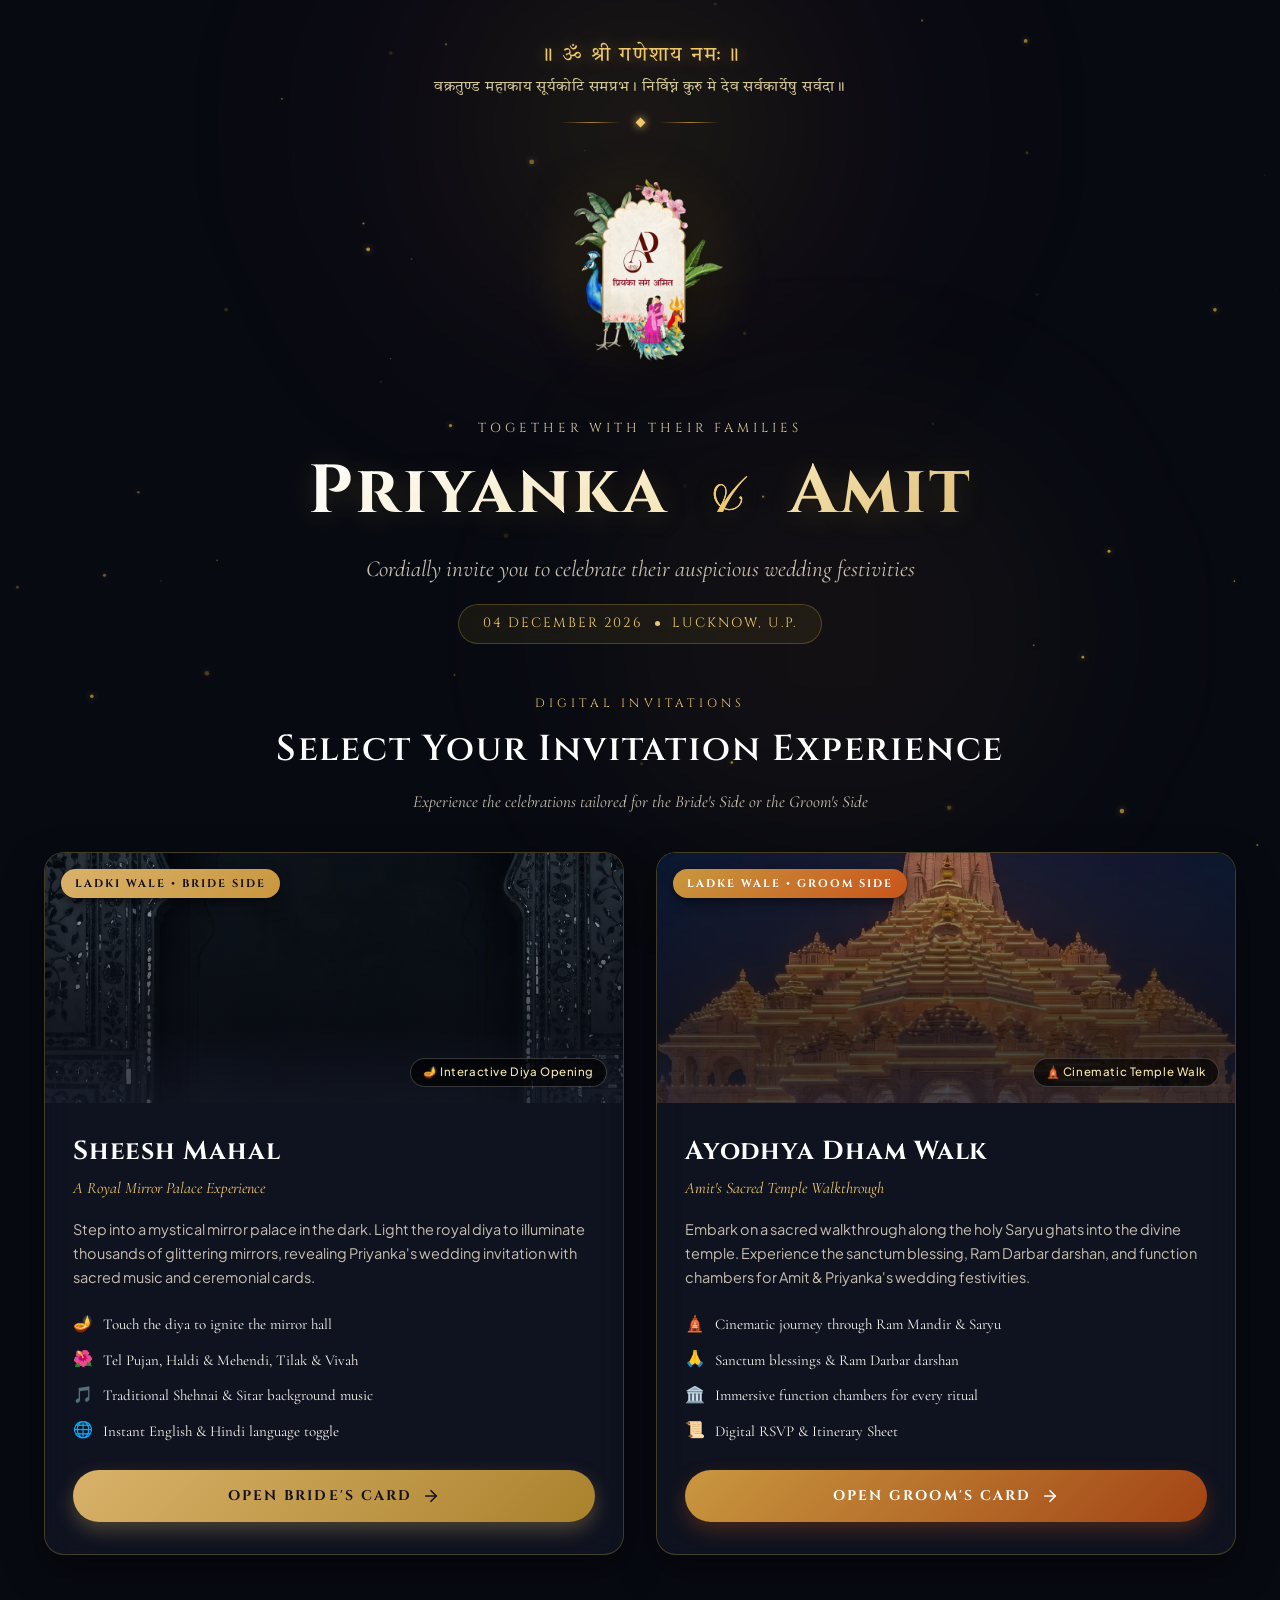
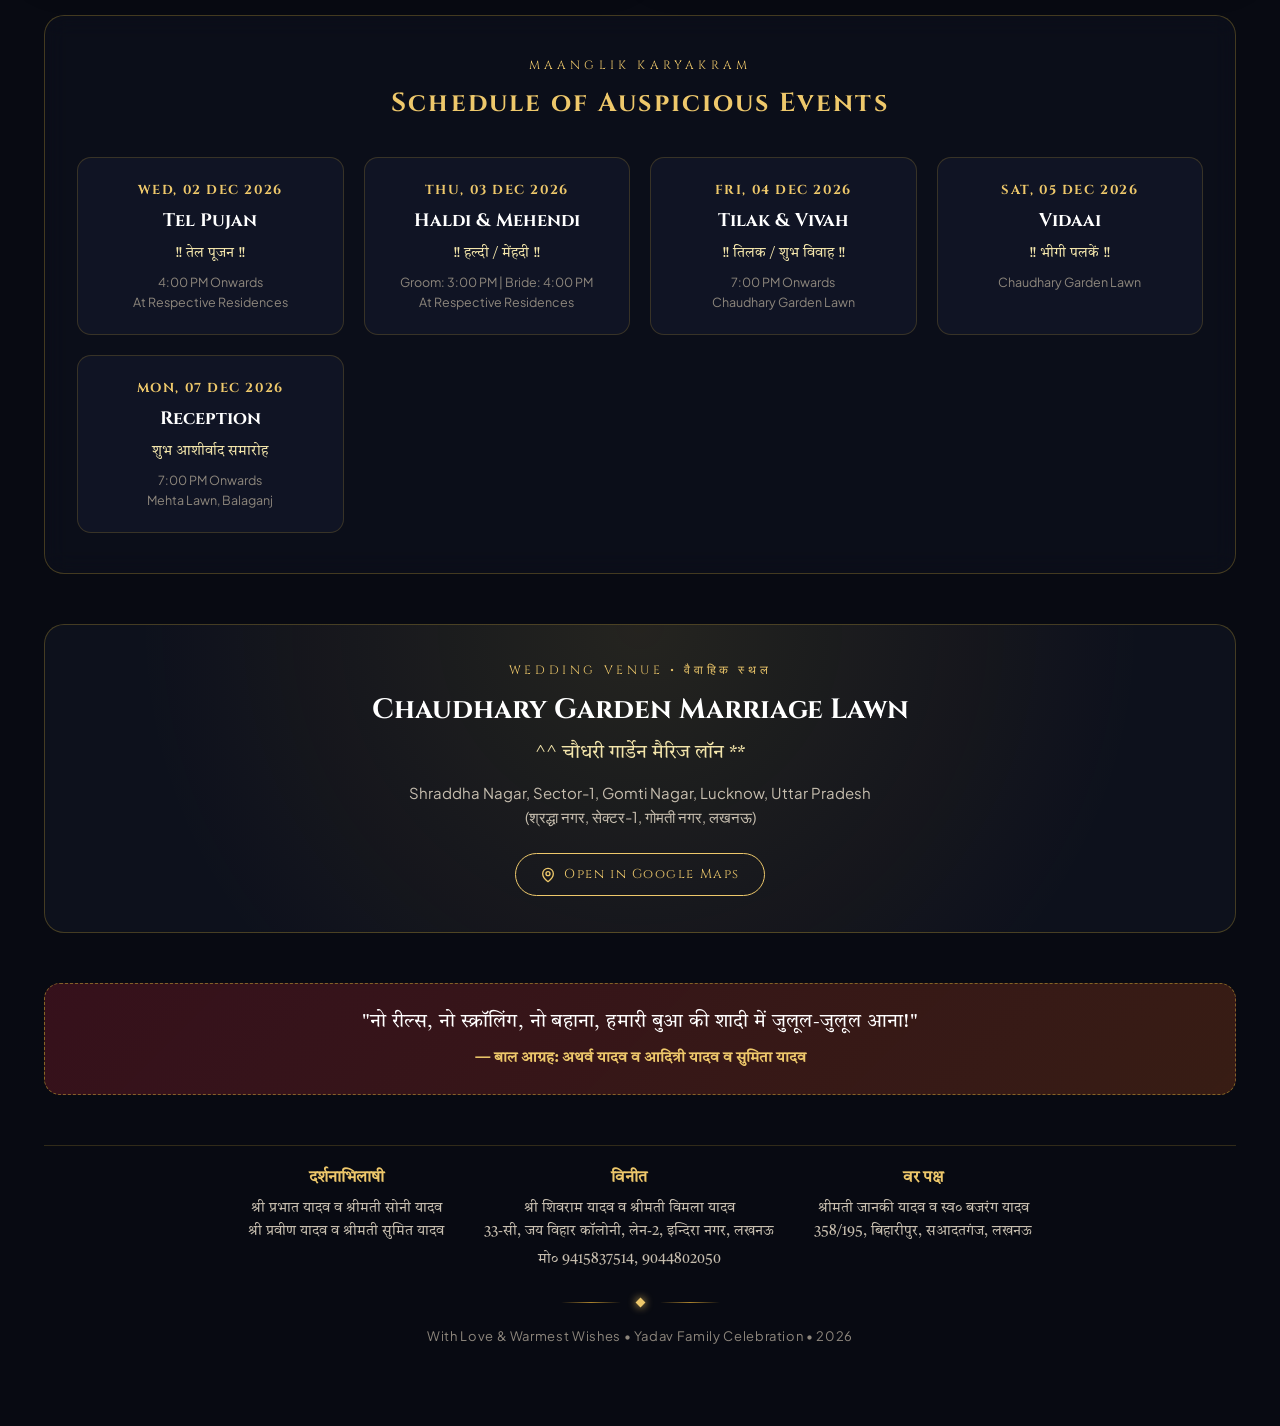
<file: index.html>
<!doctype html>
<html lang="en">
<head>
<meta charset="utf-8">
<meta name="viewport" content="width=device-width, initial-scale=1, viewport-fit=cover">
<meta name="theme-color" content="#0B0E17">
<title>Priyanka &amp; Amit — Royal Wedding Invitation | 04 December 2026</title>
<meta name="description" content="Wedding celebration invitation of Priyanka Yadav and Amit Yadav. Explore the Bride's Sheesh Mahal card and Groom's Ayodhya Dham card.">

<!-- Favicon -->
<link rel="icon" type="image/png" href="assets/images/logo-500.png">

<!-- Google Fonts -->
<link rel="preconnect" href="https://fonts.googleapis.com">
<link rel="preconnect" href="https://fonts.gstatic.com" crossorigin>
<link href="https://fonts.googleapis.com/css2?family=Cinzel:wght@400;500;600;700;800&family=Cormorant+Garamond:ital,wght@0,300;0,400;0,500;0,600;0,700;1,400;1,600&family=Pinyon+Script&family=Tiro+Devanagari+Hindi:ital@0;1&family=Plus+Jakarta+Sans:wght@300;400;500;600&display=swap" rel="stylesheet">

<link rel="stylesheet" href="assets/css/portal.css?v=2">
</head>
<body>

<!-- FLOATING STARS CANVAS -->
<canvas id="starsCanvas"></canvas>

<!-- AMBIENT GLOWS -->
<div class="bg-glow-1"></div>
<div class="bg-glow-2"></div>

<div class="page-wrapper">

  <!-- TOP SHLOKA -->
  <header class="top-shloka">
    <div class="om-symbol">॥ ॐ श्री गणेशाय नमः ॥</div>
    <div class="shloka-text">
      वक्रतुण्ड महाकाय सूर्यकोटि समप्रभ। निर्विघ्नं कुरु मे देव सर्वकार्येषु सर्वदा॥
    </div>
    <div class="ornament"><div class="ornament-diamond"></div></div>
  </header>

  <!-- HERO SECTION -->
  <section class="hero-section">
    <div class="logo-container">
      <div class="logo-halo"></div>
      <img src="assets/images/logo.png" alt="Wedding Logo" class="wedding-logo">
    </div>

    <p class="sub-invite-text">Together with their families</p>
    
    <h1 class="couple-names">
      Priyanka <span class="couple-ampersand">&amp;</span> Amit
    </h1>
    
    <p class="wedding-tagline">
      Cordially invite you to celebrate their auspicious wedding festivities
    </p>

    <div class="date-location-badge">
      <span>04 DECEMBER 2026</span>
      <span class="dot-sep"></span>
      <span>LUCKNOW, U.P.</span>
    </div>
  </section>

  <!-- CARDS SECTION HEADER -->
  <div class="cards-section-header">
    <div class="section-kicker">Digital Invitations</div>
    <h2 class="section-title">Select Your Invitation Experience</h2>
    <p class="section-subtitle">Experience the celebrations tailored for the Bride's Side or the Groom's Side</p>
  </div>

  <!-- THE TWO INTERACTIVE CARDS -->
  <div class="cards-grid">

    <!-- CARD 1: BRIDE SIDE (SHEESH MAHAL) -->
    <div class="invite-card">
      <div class="card-preview-media">
        <span class="side-badge bride-badge">Ladki Wale • Bride Side</span>
        <span class="experience-tag">🪔 Interactive Diya Opening</span>
        <img src="assets/themes/sheesh-mahal/closed.webp" alt="Sheesh Mahal Mirror Palace" class="card-img">
        <div class="media-gradient"></div>
      </div>
      <div class="card-body">
        <h3 class="card-title">Sheesh Mahal</h3>
        <p class="card-subtitle">A Royal Mirror Palace Experience</p>
        <p class="card-desc">
          Step into a mystical mirror palace in the dark. Light the royal diya to illuminate thousands of glittering mirrors, revealing Priyanka's wedding invitation with sacred music and ceremonial cards.
        </p>
        <ul class="card-highlights">
          <li><span class="highlight-icon">🪔</span> Touch the diya to ignite the mirror hall</li>
          <li><span class="highlight-icon">🌺</span> Tel Pujan, Haldi &amp; Mehendi, Tilak &amp; Vivah</li>
          <li><span class="highlight-icon">🎵</span> Traditional Shehnai &amp; Sitar background music</li>
          <li><span class="highlight-icon">🌐</span> Instant English &amp; Hindi language toggle</li>
        </ul>
        <a href="bride.html" class="card-btn bride-btn">
          <span>Open Bride's Card</span>
          <svg width="18" height="18" viewBox="0 0 24 24" fill="none" stroke="currentColor" stroke-width="2.2" stroke-linecap="round" stroke-linejoin="round"><path d="M5 12h14"></path><path d="m12 5 7 7-7 7"></path></svg>
        </a>
      </div>
    </div>

        <!-- CARD 2: GROOM SIDE (AYODHYA DHAM WALK) -->
    <div class="invite-card">
      <div class="card-preview-media">
        <span class="side-badge groom-badge">Ladke Wale • Groom Side</span>
        <span class="experience-tag">🛕 Cinematic Temple Walk</span>
        <img src="assets/walks/walk-ram-mandir/film-a2-poster.webp" alt="Ayodhya Ram Mandir Walk" class="card-img">
        <div class="media-gradient"></div>
      </div>
      <div class="card-body">
        <h3 class="card-title">Ayodhya Dham Walk</h3>
        <p class="card-subtitle">Amit's Sacred Temple Walkthrough</p>
        <p class="card-desc">
          Embark on a sacred walkthrough along the holy Saryu ghats into the divine temple. Experience the sanctum blessing, Ram Darbar darshan, and function chambers for Amit &amp; Priyanka's wedding festivities.
        </p>
        <ul class="card-highlights">
          <li><span class="highlight-icon">🛕</span> Cinematic journey through Ram Mandir &amp; Saryu</li>
          <li><span class="highlight-icon">🙏</span> Sanctum blessings &amp; Ram Darbar darshan</li>
          <li><span class="highlight-icon">🏛️</span> Immersive function chambers for every ritual</li>
          <li><span class="highlight-icon">📜</span> Digital RSVP &amp; Itinerary Sheet</li>
        </ul>
        <a href="groom.html" class="card-btn groom-btn">
          <span>Open Groom's Card</span>
          <svg width="18" height="18" viewBox="0 0 24 24" fill="none" stroke="currentColor" stroke-width="2.2" stroke-linecap="round" stroke-linejoin="round"><path d="M5 12h14"></path><path d="m12 5 7 7-7 7"></path></svg>
        </a>
      </div>
    </div>

  </div>

  <!-- TIMELINE SECTION -->
  <section class="timeline-section">
    <div class="timeline-header">
      <div class="section-kicker">Maanglik Karyakram</div>
      <h3 class="timeline-title">Schedule of Auspicious Events</h3>
    </div>
        <div class="timeline-grid">
      <div class="timeline-item">
        <div class="timeline-date">WED, 02 DEC 2026</div>
        <div class="timeline-fn">Tel Pujan</div>
        <div class="timeline-hindi">!! तेल पूजन !!</div>
        <div class="timeline-time">4:00 PM Onwards<br>At Respective Residences</div>
      </div>
      <div class="timeline-item">
        <div class="timeline-date">THU, 03 DEC 2026</div>
        <div class="timeline-fn">Haldi &amp; Mehendi</div>
        <div class="timeline-hindi">!! हल्दी / मेंहदी !!</div>
        <div class="timeline-time">Groom: 3:00 PM | Bride: 4:00 PM<br>At Respective Residences</div>
      </div>
      <div class="timeline-item">
        <div class="timeline-date">FRI, 04 DEC 2026</div>
        <div class="timeline-fn">Tilak &amp; Vivah</div>
        <div class="timeline-hindi">!! तिलक / शुभ विवाह !!</div>
        <div class="timeline-time">7:00 PM Onwards<br>Chaudhary Garden Lawn</div>
      </div>
      <div class="timeline-item">
        <div class="timeline-date">SAT, 05 DEC 2026</div>
        <div class="timeline-fn">Vidaai</div>
        <div class="timeline-hindi">!! भीगी पलकें !!</div>
        <div class="timeline-time">Chaudhary Garden Lawn</div>
      </div>
      <div class="timeline-item">
        <div class="timeline-date">MON, 07 DEC 2026</div>
        <div class="timeline-fn">Reception</div>
        <div class="timeline-hindi">शुभ आशीर्वाद समारोह</div>
        <div class="timeline-time">7:00 PM Onwards<br>Mehta Lawn, Balaganj</div>
      </div>
    </div>
  </section>

  <!-- VENUE SECTION -->
  <section class="venue-box">
    <div class="venue-kicker">Wedding Venue • वैवाहिक स्थल</div>
    <h3 class="venue-name">Chaudhary Garden Marriage Lawn</h3>
    <p class="venue-name-hi">^^ चौधरी गार्डेन मैरिज लॉन **</p>
    <p class="venue-address">
      Shraddha Nagar, Sector-1, Gomti Nagar, Lucknow, Uttar Pradesh<br>
      (श्रद्धा नगर, सेक्टर-1, गोमती नगर, लखनऊ)
    </p>
    <a href="https://www.google.com/maps/search/?api=1&query=Chaudhary+Garden+Marriage+Lawn+Shraddha+Nagar+Sector+1+Gomti+Nagar+Lucknow" target="_blank" rel="noopener" class="venue-map-btn">
      <svg width="16" height="16" viewBox="0 0 24 24" fill="none" stroke="currentColor" stroke-width="2" stroke-linecap="round" stroke-linejoin="round"><path d="M20 10c0 6-8 12-8 12s-8-6-8-12a8 8 0 0 1 16 0Z"></path><circle cx="12" cy="10" r="3"></circle></svg>
      <span>Open in Google Maps</span>
    </a>
  </section>

  <!-- BAL AAGRAH -->
  <div class="bal-aagrah">
    <p class="bal-quote">
      "नो रील्स, नो स्क्रॉलिंग, नो बहाना, हमारी बुआ की शादी में जुलूल-जुलूल आना!"
    </p>
    <p class="bal-author">
      — बाल आग्रह: अथर्व यादव व आदित्री यादव व सुमिता यादव
    </p>
  </div>

  <!-- FOOTER & FAMILY CREDITS -->
  <footer class="footer-section">
    <div class="family-credits">
      <div class="family-block">
        <h4>दर्शनाभिलाषी</h4>
        <p>श्री प्रभात यादव व श्रीमती सोनी यादव</p>
        <p>श्री प्रवीण यादव व श्रीमती सुमित यादव</p>
      </div>
      <div class="family-block">
        <h4>विनीत</h4>
        <p>श्री शिवराम यादव व श्रीमती विमला यादव</p>
        <p>33-सी, जय विहार कॉलोनी, लेन-2, इन्दिरा नगर, लखनऊ</p>
        <p class="contact-numbers">मो० 9415837514, 9044802050</p>
      </div>
      <div class="family-block">
        <h4>वर पक्ष</h4>
        <p>श्रीमती जानकी यादव व स्व० बजरंग यादव</p>
        <p>358/195, बिहारीपुर, सआदतगंज, लखनऊ</p>
      </div>
    </div>
    <div class="ornament"><div class="ornament-diamond"></div></div>
    <p class="copyright-text">
      With Love &amp; Warmest Wishes • Yadav Family Celebration • 2026
    </p>
  </footer>

</div>

<!-- BACKGROUND CANVAS PARTICLES SCRIPT -->
<script src="assets/js/portal.js?v=2"></script>
</body>
</html>
</file>
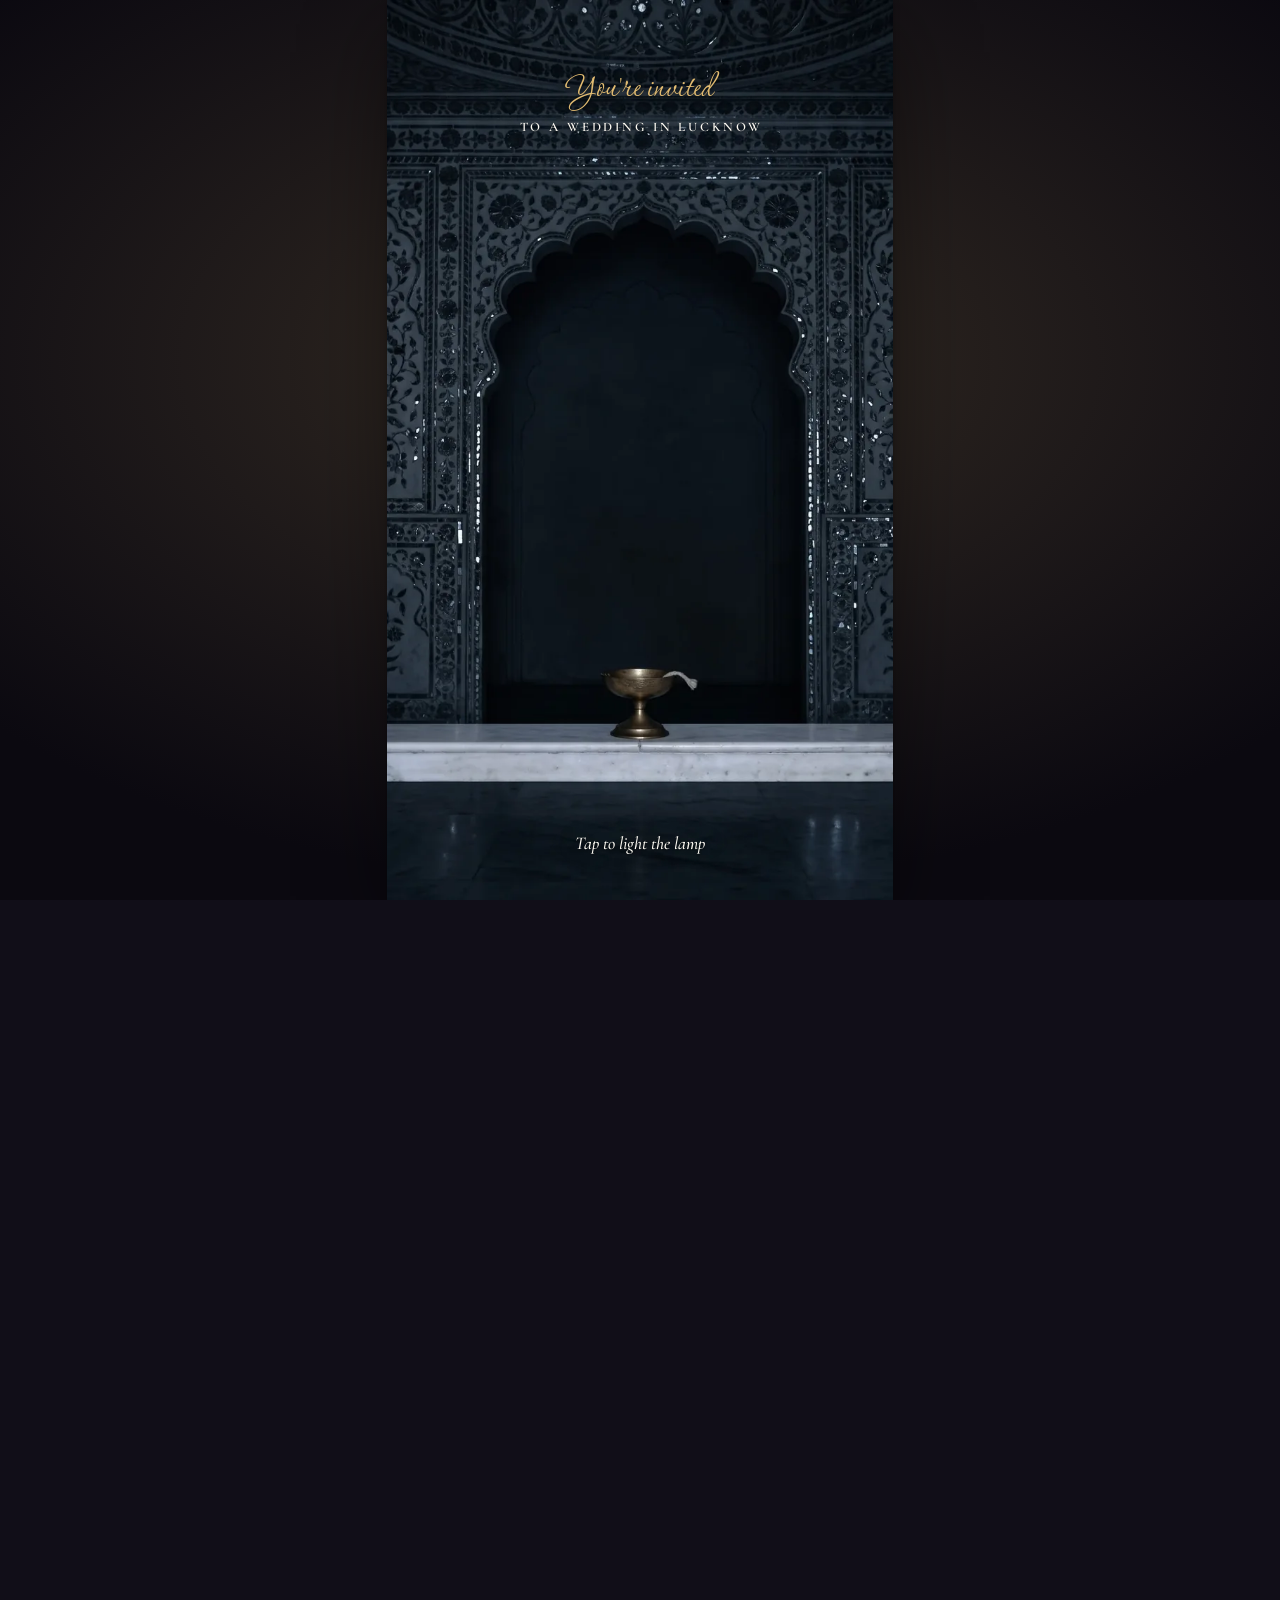
<file: bride.html>
<!doctype html>
<html lang="en">
<head>
<meta charset="utf-8">
<meta name="viewport" content="width=device-width, initial-scale=1, viewport-fit=cover">
<meta name="theme-color" content="#14111C">
<title>Priyanka &amp; Amit — 04 December 2026 | Wedding Invitation</title>
<meta name="description" content="An invitation to the auspicious wedding of Priyanka Yadav &amp; Amit Yadav, 04 December 2026, Lucknow.">

<link rel="icon" href="assets/images/logo-500.png">
<link rel="preconnect" href="https://fonts.googleapis.com">
<link rel="preconnect" href="https://fonts.gstatic.com" crossorigin>
<link href="https://fonts.googleapis.com/css2?family=Cormorant+Garamond:ital,wght@0,400;0,500;0,600;1,400;1,500&family=Pinyon+Script&family=Tiro+Devanagari+Hindi:ital@0;1&family=Cinzel:wght@400;600;700&display=swap" rel="stylesheet">
<link rel="stylesheet" href="assets/css/engine.css?v=3">
<script src="assets/js/bride-data.js?v=3"></script>
</head>
<body class="sealed">

<a class="skip" href="#invitation" id="skip">Skip the opening and read the invitation</a>
<div class="backdrop" aria-hidden="true"></div>

<div class="gate" id="gate">
  <p class="greet" id="greet"></p>
  <div class="stage" id="stage"></div>
  <p class="hint" id="hint" aria-hidden="true"></p>
</div>

<main class="col" id="main">
  <p class="today" id="today" hidden></p>
  <header class="hero" id="hero">
    <img class="hero-art" id="heroArt" alt="" decoding="async">
    <div class="hero-words" id="heroWords"></div>
  </header>
  <a class="down" href="#paper" id="down"></a>
  <div class="paper" id="paper"></div>
</main>

<div class="controls" id="controls" hidden>
  <button class="lang" id="langBtn" type="button" aria-label="Switch language"></button>
  <button class="sound" id="soundBtn" type="button" aria-pressed="false" aria-label="Play music">
    <svg class="i-play" viewBox="0 0 24 24" aria-hidden="true"><path d="M8 5.5v13l10.5-6.5z" fill="currentColor"/></svg>
    <svg class="i-pause" viewBox="0 0 24 24" aria-hidden="true"><path d="M7.5 5.5h3v13h-3zM13.5 5.5h3v13h-3z" fill="currentColor"/></svg>
  </button>
</div>

<audio id="music" preload="none" loop></audio>
<script src="assets/js/openings.js?v=3"></script>
<script src="assets/js/engine.js?v=3"></script>
</body>
</html>
</file>
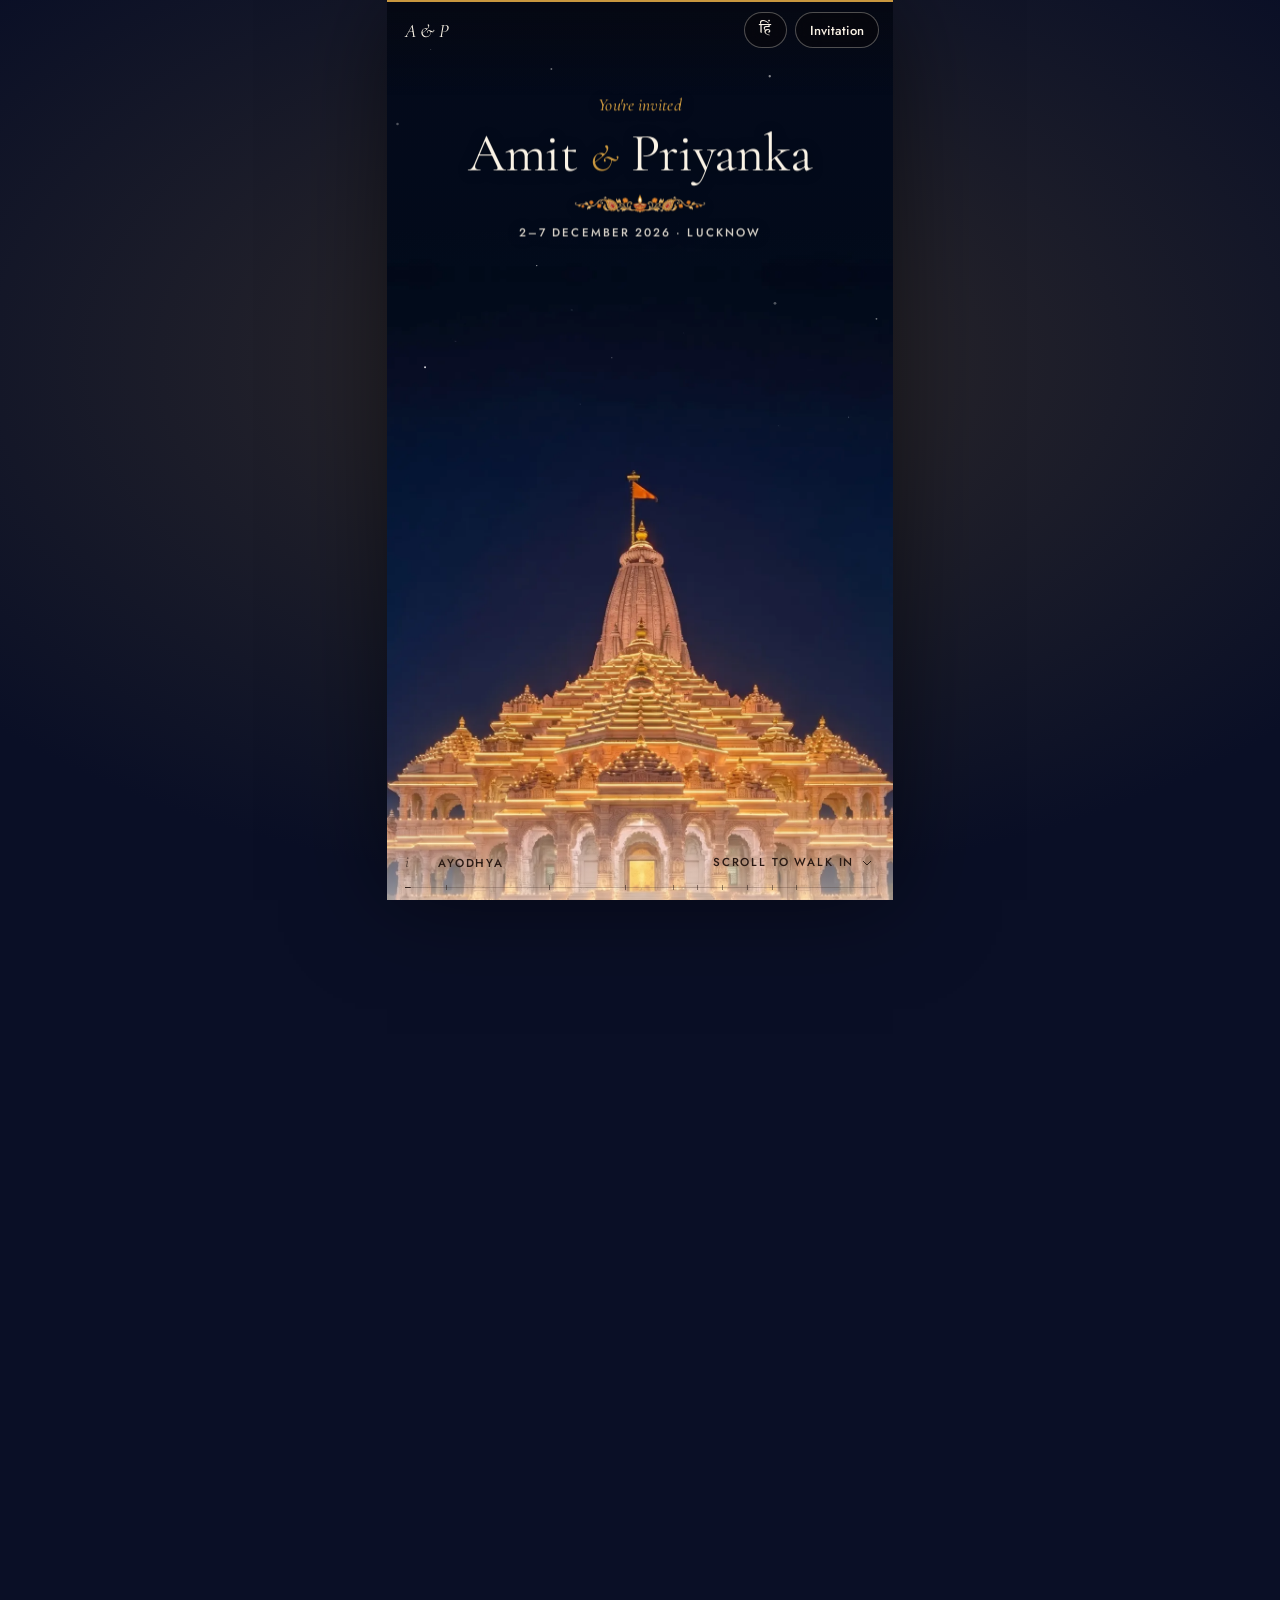
<file: groom.html>
<!doctype html>
<html lang="en">
<head>
<meta charset="utf-8">
<meta name="viewport" content="width=device-width, initial-scale=1, viewport-fit=cover">
<meta name="theme-color" content="#0A0F26">
<title>Amit &amp; Priyanka — 04 December 2026 | Groom's Wedding Invitation</title>
<meta name="description" content="An invitation to the wedding of Amit Yadav &amp; Priyanka Yadav, 04 December 2026, Lucknow. Walk in.">

<link rel="icon" href="assets/images/logo-500.png">
<link rel="preconnect" href="https://fonts.googleapis.com">
<link rel="preconnect" href="https://fonts.gstatic.com" crossorigin>
<link href="https://fonts.googleapis.com/css2?family=Bodoni+Moda:ital,opsz,wght@0,6..96,400..500;1,6..96,400..500&family=Cormorant+Garamond:ital,wght@0,400;0,500;1,400;1,500&family=Jost:wght@400;500&family=Tiro+Devanagari+Hindi&display=swap" rel="stylesheet">
<link rel="stylesheet" href="assets/css/walk.css?v=3">
<script src="assets/js/groom-data.js?v=3"></script>
</head>
<body>

<a class="skip" href="#details" id="skip">Skip the walk and read the invitation</a>
<div class="backdrop" aria-hidden="true"><canvas id="blur" width="24" height="42"></canvas></div>

<main>
  <section class="walk" id="walk" aria-label="A walk through the wedding">
    <div class="stage" id="stage">
      <canvas class="film" id="film" aria-hidden="true"></canvas>
      <div class="copy" id="copy"></div>
      <header class="bar top" id="topBar">
        <button class="mono" id="mono" type="button"></button>
        <div class="bar-end">
          <button class="pill" id="langBtn" type="button"></button>
          <button class="pill" id="detailsBtn" type="button"></button>
        </div>
      </header>
      <footer class="bar bottom" id="bottomBar">
        <p class="where" aria-live="polite"><i id="whereN"></i><span id="whereName"></span></p>
        <button class="next" id="nextBtn" type="button"><span id="nextLabel"></span><svg viewBox="0 0 24 24" aria-hidden="true"><path d="M6 9l6 6 6-6" fill="none" stroke="currentColor" stroke-width="1.4"/></svg></button>
        <div class="track" aria-hidden="true"><i id="progress"></i><span id="ticks"></span></div>
      </footer>
      <div class="loading" id="loading" aria-hidden="true"><i></i></div>
    </div>
  </section>
</main>

<dialog class="sheet" id="details" aria-labelledby="sheetTitle">
  <div class="sheet-head">
    <p class="sheet-title" id="sheetTitle" tabindex="-1" autofocus></p>
    <button class="close" id="closeBtn" type="button" aria-label="Close"><svg viewBox="0 0 24 24" aria-hidden="true"><path d="M6 6l12 12M18 6L6 18" stroke="currentColor" stroke-width="1.4"/></svg></button>
  </div>
  <div class="sheet-body" id="sheetBody"></div>
</dialog>

<audio id="music" preload="auto" loop></audio>
<script src="assets/js/walk.js?v=3"></script>
</body>
</html>
</file>
<file: assets/css/portal.css>
/* CSS RESET & VARIABLES */
*, *::before, *::after {
  box-sizing: border-box;
  margin: 0;
  padding: 0;
}

:root {
  --bg-deep: #080a12;
  --bg-card: rgba(18, 22, 36, 0.75);
  --bg-card-hover: rgba(26, 32, 52, 0.9);
  --gold-primary: #d4af37;
  --gold-light: #f3e5ab;
  --gold-bright: #eec86b;
  --gold-dark: #aa822d;
  --accent-red: #8b1e2f;
  --accent-glow: rgba(212, 175, 55, 0.35);
  --text-primary: #fcf9f2;
  --text-muted: #c7beaf;
  --text-dim: #8e877d;
  --border-gold: rgba(212, 175, 55, 0.28);
  --border-gold-hover: rgba(212, 175, 55, 0.7);
  --radius-card: 20px;
  --radius-btn: 9999px;
  --transition: all 0.35s cubic-bezier(0.16, 1, 0.3, 1);
}

body {
  font-family: 'Cormorant Garamond', Georgia, serif;
  background-color: var(--bg-deep);
  color: var(--text-primary);
  line-height: 1.6;
  min-height: 100vh;
  position: relative;
  overflow-x: hidden;
  -webkit-font-smoothing: antialiased;
}

/* CANVAS FOR FLOATING GOLD PARTICLES */
#starsCanvas {
  position: fixed;
  top: 0;
  left: 0;
  width: 100%;
  height: 100%;
  pointer-events: none;
  z-index: 1;
}

/* BACKGROUND LIGHTING GLOWS */
.bg-glow-1 {
  position: fixed;
  top: -10vw;
  left: 20%;
  width: 60vw;
  height: 40vw;
  background: radial-gradient(circle, rgba(212, 175, 55, 0.12) 0%, rgba(139, 30, 47, 0.05) 50%, transparent 80%);
  filter: blur(80px);
  pointer-events: none;
  z-index: 0;
}

.bg-glow-2 {
  position: fixed;
  bottom: 5%;
  right: 10%;
  width: 50vw;
  height: 35vw;
  background: radial-gradient(circle, rgba(200, 85, 27, 0.08) 0%, rgba(212, 175, 55, 0.04) 50%, transparent 75%);
  filter: blur(90px);
  pointer-events: none;
  z-index: 0;
}

/* MAIN CONTAINER */
.page-wrapper {
  position: relative;
  z-index: 2;
  max-width: 1240px;
  margin: 0 auto;
  padding: 40px 24px 80px;
}

/* TOP GANESH BANNER */
.top-shloka {
  text-align: center;
  margin-bottom: 24px;
}
.om-symbol {
  font-family: 'Tiro Devanagari Hindi', serif;
  font-size: 20px;
  color: var(--gold-bright);
  letter-spacing: 0.1em;
  margin-bottom: 4px;
  text-shadow: 0 0 16px rgba(238, 200, 107, 0.4);
}
.shloka-text {
  font-family: 'Tiro Devanagari Hindi', serif;
  font-size: 14.5px;
  color: var(--gold-light);
  opacity: 0.85;
  letter-spacing: 0.03em;
  max-width: 600px;
  margin: 0 auto;
}

/* ORNAMENTAL DIVIDERS */
.ornament {
  display: flex;
  align-items: center;
  justify-content: center;
  gap: 16px;
  margin: 20px auto;
  color: var(--gold-dark);
}
.ornament::before, .ornament::after {
  content: '';
  height: 1px;
  width: 60px;
  background: linear-gradient(90deg, transparent, var(--gold-dark), transparent);
}
.ornament-diamond {
  width: 7px;
  height: 7px;
  background: var(--gold-bright);
  transform: rotate(45deg);
  box-shadow: 0 0 8px var(--gold-bright);
}

/* HERO SECTION */
.hero-section {
  text-align: center;
  margin-bottom: 50px;
}

.logo-container {
  display: inline-block;
  position: relative;
  margin-bottom: 24px;
}
.logo-halo {
  position: absolute;
  top: 50%;
  left: 50%;
  transform: translate(-50%, -50%);
  width: 220px;
  height: 220px;
  border-radius: 50%;
  background: radial-gradient(circle, rgba(212, 175, 55, 0.22) 0%, transparent 70%);
  filter: blur(20px);
  z-index: -1;
  animation: pulseHalo 4s ease-in-out infinite alternate;
}
@keyframes pulseHalo {
  0% { transform: translate(-50%, -50%) scale(0.95); opacity: 0.7; }
  100% { transform: translate(-50%, -50%) scale(1.15); opacity: 1; }
}

.wedding-logo {
  max-width: 190px;
  height: auto;
  display: block;
  margin: 0 auto;
  filter: drop-shadow(0 8px 24px rgba(0, 0, 0, 0.65));
  transition: var(--transition);
}
.wedding-logo:hover {
  transform: scale(1.03);
}

.sub-invite-text {
  font-family: 'Cinzel', serif;
  font-size: 13px;
  letter-spacing: 0.3em;
  color: var(--gold-light);
  text-transform: uppercase;
  margin-bottom: 12px;
  opacity: 0.9;
}

.couple-names {
  font-family: 'Cinzel', 'Cormorant Garamond', serif;
  font-size: clamp(38px, 6.5vw, 68px);
  font-weight: 700;
  letter-spacing: 0.04em;
  line-height: 1.15;
  margin-bottom: 14px;
  background: linear-gradient(135deg, #fff 25%, #f6e5b5 60%, #c9973f 100%);
  -webkit-background-clip: text;
  -webkit-text-fill-color: transparent;
  text-shadow: 0 4px 30px rgba(212, 175, 55, 0.2);
}
.couple-ampersand {
  font-family: 'Pinyon Script', cursive;
  font-size: 1.1em;
  font-weight: 400;
  display: inline-block;
  padding: 0 10px;
  color: var(--gold-bright);
  -webkit-text-fill-color: var(--gold-bright);
}

.wedding-tagline {
  font-family: 'Cormorant Garamond', serif;
  font-size: clamp(18px, 2.5vw, 23px);
  font-style: italic;
  color: var(--text-muted);
  max-width: 650px;
  margin: 0 auto 16px;
}

.date-location-badge {
  display: inline-flex;
  align-items: center;
  gap: 12px;
  padding: 8px 24px;
  border-radius: var(--radius-btn);
  background: rgba(212, 175, 55, 0.08);
  border: 1px solid var(--border-gold);
  font-family: 'Cinzel', serif;
  font-size: 13.5px;
  letter-spacing: 0.15em;
  color: var(--gold-bright);
  backdrop-filter: blur(8px);
}
.dot-sep {
  width: 5px;
  height: 5px;
  background: var(--gold-bright);
  border-radius: 50%;
}

/* SECTION TITLE */
.cards-section-header {
  text-align: center;
  margin-bottom: 36px;
}
.section-kicker {
  font-family: 'Cinzel', serif;
  font-size: 12px;
  letter-spacing: 0.35em;
  color: var(--gold-bright);
  text-transform: uppercase;
  margin-bottom: 8px;
}
.section-title {
  font-family: 'Cinzel', serif;
  font-size: clamp(26px, 3.8vw, 36px);
  font-weight: 600;
  letter-spacing: 0.05em;
  color: #fff;
  margin-bottom: 10px;
}
.section-subtitle {
  font-size: 17px;
  color: var(--text-muted);
  font-style: italic;
}

/* CARDS GRID */
.cards-grid {
  display: grid;
  grid-template-columns: repeat(2, 1fr);
  gap: 32px;
  margin-bottom: 60px;
}

@media (max-width: 860px) {
  .cards-grid {
    grid-template-columns: 1fr;
    max-width: 540px;
    margin-left: auto;
    margin-right: auto;
  }
}

/* INVITATION CARD */
.invite-card {
  position: relative;
  background: var(--bg-card);
  border: 1px solid var(--border-gold);
  border-radius: var(--radius-card);
  overflow: hidden;
  backdrop-filter: blur(16px);
  -webkit-backdrop-filter: blur(16px);
  display: flex;
  flex-direction: column;
  transition: var(--transition);
  box-shadow: 0 16px 40px rgba(0, 0, 0, 0.45);
}

.invite-card:hover {
  transform: translateY(-6px);
  border-color: var(--border-gold-hover);
  background: var(--bg-card-hover);
  box-shadow: 0 24px 60px rgba(212, 175, 55, 0.15), 0 8px 24px rgba(0, 0, 0, 0.6);
}

/* CARD IMAGE / PREVIEW HEADER */
.card-preview-media {
  position: relative;
  height: 250px;
  overflow: hidden;
  background: #000;
}
.card-img {
  width: 100%;
  height: 100%;
  object-fit: cover;
  object-position: center;
  transition: transform 0.8s cubic-bezier(0.16, 1, 0.3, 1);
  filter: brightness(0.9);
}
.invite-card:hover .card-img {
  transform: scale(1.06);
  filter: brightness(1);
}

.media-gradient {
  position: absolute;
  inset: 0;
  background: linear-gradient(180deg, rgba(8,10,18,0.2) 0%, rgba(8,10,18,0.7) 70%, var(--bg-card) 100%);
}

.side-badge {
  position: absolute;
  top: 16px;
  left: 16px;
  padding: 6px 14px;
  border-radius: var(--radius-btn);
  font-family: 'Cinzel', serif;
  font-size: 11px;
  font-weight: 700;
  letter-spacing: 0.18em;
  text-transform: uppercase;
  z-index: 2;
  box-shadow: 0 4px 12px rgba(0, 0, 0, 0.5);
  backdrop-filter: blur(8px);
}
.bride-badge {
  background: linear-gradient(135deg, #d9b26a, #c9973f);
  color: #14111c;
}
.groom-badge {
  background: linear-gradient(135deg, #c9973f, #c8551b);
  color: #ffffff;
}

.experience-tag {
  position: absolute;
  bottom: 16px;
  right: 16px;
  padding: 4px 12px;
  border-radius: var(--radius-btn);
  background: rgba(0, 0, 0, 0.65);
  border: 1px solid rgba(255, 255, 255, 0.2);
  color: #f3e5ab;
  font-family: 'Plus Jakarta Sans', sans-serif;
  font-size: 11.5px;
  font-weight: 500;
  letter-spacing: 0.05em;
  z-index: 2;
}

/* CARD CONTENT BODY */
.card-body {
  padding: 28px 28px 32px;
  display: flex;
  flex-direction: column;
  flex-grow: 1;
}

.card-title {
  font-family: 'Cinzel', serif;
  font-size: 26px;
  font-weight: 700;
  color: #fff;
  letter-spacing: 0.03em;
  margin-bottom: 4px;
}

.card-subtitle {
  font-size: 16px;
  color: var(--gold-bright);
  font-style: italic;
  margin-bottom: 16px;
}

.card-desc {
  font-family: 'Plus Jakarta Sans', sans-serif;
  font-size: 14.5px;
  line-height: 1.65;
  color: var(--text-muted);
  margin-bottom: 22px;
  flex-grow: 1;
}

.card-highlights {
  list-style: none;
  margin-bottom: 26px;
  display: flex;
  flex-direction: column;
  gap: 10px;
}
.card-highlights li {
  display: flex;
  align-items: center;
  gap: 10px;
  font-size: 15px;
  color: var(--text-primary);
}
.highlight-icon {
  color: var(--gold-bright);
  font-size: 16px;
  flex-shrink: 0;
}

/* CARD ACTION BUTTON */
.card-btn {
  display: flex;
  align-items: center;
  justify-content: center;
  gap: 10px;
  width: 100%;
  padding: 15px 24px;
  border-radius: var(--radius-btn);
  font-family: 'Cinzel', serif;
  font-size: 14px;
  font-weight: 700;
  letter-spacing: 0.15em;
  text-transform: uppercase;
  text-decoration: none;
  transition: var(--transition);
  position: relative;
  overflow: hidden;
}

.bride-btn {
  background: linear-gradient(135deg, #d9b26a 0%, #aa822d 100%);
  color: #14111c;
  box-shadow: 0 8px 20px rgba(217, 178, 106, 0.3);
}
.bride-btn:hover {
  background: linear-gradient(135deg, #f2c976 0%, #d9b26a 100%);
  color: #0b0910;
  box-shadow: 0 10px 28px rgba(217, 178, 106, 0.5);
  transform: translateY(-2px);
}

.groom-btn {
  background: linear-gradient(135deg, #c9973f 0%, #a34415 100%);
  color: #fff;
  box-shadow: 0 8px 20px rgba(200, 85, 27, 0.3);
}
.groom-btn:hover {
  background: linear-gradient(135deg, #dfa94e 0%, #c8551b 100%);
  box-shadow: 0 10px 28px rgba(200, 85, 27, 0.5);
  transform: translateY(-2px);
}

/* FUNCTION SCHEDULE TIMELINE */
.timeline-section {
  background: rgba(14, 18, 30, 0.6);
  border: 1px solid var(--border-gold);
  border-radius: var(--radius-card);
  padding: 40px 32px;
  margin-bottom: 50px;
  backdrop-filter: blur(12px);
}
.timeline-header {
  text-align: center;
  margin-bottom: 32px;
}
.timeline-title {
  font-family: 'Cinzel', serif;
  font-size: 26px;
  color: var(--gold-bright);
  letter-spacing: 0.08em;
}

.timeline-grid {
  display: grid;
  grid-template-columns: repeat(auto-fit, minmax(210px, 1fr));
  gap: 20px;
}
@media (max-width: 900px) {
  .timeline-grid {
    grid-template-columns: repeat(2, 1fr);
  }
}
@media (max-width: 520px) {
  .timeline-grid {
    grid-template-columns: 1fr;
  }
}

.timeline-item {
  background: rgba(22, 28, 46, 0.55);
  border: 1px solid rgba(212, 175, 55, 0.2);
  border-radius: 14px;
  padding: 22px 18px;
  text-align: center;
  transition: var(--transition);
}
.timeline-item:hover {
  border-color: var(--gold-bright);
  background: rgba(30, 38, 64, 0.7);
  transform: translateY(-4px);
}
.timeline-date {
  font-family: 'Cinzel', serif;
  font-size: 13px;
  color: var(--gold-bright);
  letter-spacing: 0.12em;
  font-weight: 700;
  margin-bottom: 6px;
}
.timeline-fn {
  font-family: 'Cinzel', 'Tiro Devanagari Hindi', serif;
  font-size: 18px;
  font-weight: 700;
  color: #fff;
  margin-bottom: 6px;
}
.timeline-hindi {
  font-family: 'Tiro Devanagari Hindi', serif;
  font-size: 14px;
  color: var(--gold-light);
  margin-bottom: 8px;
}
.timeline-time {
  font-family: 'Plus Jakarta Sans', sans-serif;
  font-size: 12.5px;
  color: var(--text-dim);
}

/* VENUE & DIRECTIONS */
.venue-box {
  background: radial-gradient(circle at 50% 0%, rgba(212, 175, 55, 0.12), transparent 75%), rgba(18, 22, 36, 0.6);
  border: 1px solid var(--border-gold);
  border-radius: var(--radius-card);
  padding: 36px 32px;
  text-align: center;
  margin-bottom: 50px;
}
.venue-kicker {
  font-family: 'Cinzel', serif;
  font-size: 12px;
  letter-spacing: 0.3em;
  color: var(--gold-bright);
  text-transform: uppercase;
  margin-bottom: 8px;
}
.venue-name {
  font-family: 'Cinzel', serif;
  font-size: 28px;
  color: #fff;
  font-weight: 700;
  margin-bottom: 6px;
}
.venue-name-hi {
  font-family: 'Tiro Devanagari Hindi', serif;
  font-size: 19px;
  color: var(--gold-light);
  margin-bottom: 12px;
}
.venue-address {
  font-family: 'Plus Jakarta Sans', sans-serif;
  font-size: 15px;
  color: var(--text-muted);
  max-width: 580px;
  margin: 0 auto 24px;
}
.venue-map-btn {
  display: inline-flex;
  align-items: center;
  gap: 8px;
  padding: 10px 24px;
  border-radius: var(--radius-btn);
  background: transparent;
  border: 1px solid var(--gold-bright);
  color: var(--gold-bright);
  font-family: 'Cinzel', serif;
  font-size: 13px;
  letter-spacing: 0.12em;
  text-decoration: none;
  transition: var(--transition);
}
.venue-map-btn:hover {
  background: var(--gold-bright);
  color: #0b0910;
  box-shadow: 0 4px 20px rgba(212, 175, 55, 0.4);
}

/* BAL AAGRAH BANNER */
.bal-aagrah {
  background: linear-gradient(135deg, rgba(139, 30, 47, 0.35) 0%, rgba(200, 85, 27, 0.25) 100%);
  border: 1px dashed rgba(212, 175, 55, 0.5);
  border-radius: 16px;
  padding: 24px 28px;
  text-align: center;
  margin-bottom: 50px;
}
.bal-quote {
  font-family: 'Tiro Devanagari Hindi', serif;
  font-size: 19px;
  color: #fff;
  letter-spacing: 0.02em;
  line-height: 1.6;
  margin-bottom: 8px;
}
.bal-author {
  font-family: 'Tiro Devanagari Hindi', serif;
  font-size: 14.5px;
  color: var(--gold-bright);
  font-weight: 600;
}

/* FOOTER & FAMILY DETAILS */
.footer-section {
  text-align: center;
  padding-top: 20px;
  border-top: 1px solid rgba(212, 175, 55, 0.2);
}
.family-credits {
  display: flex;
  justify-content: center;
  flex-wrap: wrap;
  gap: 40px;
  margin-bottom: 28px;
}
.family-block h4 {
  font-family: 'Tiro Devanagari Hindi', serif;
  font-size: 16px;
  color: var(--gold-bright);
  margin-bottom: 6px;
}
.family-block p {
  font-family: 'Tiro Devanagari Hindi', serif;
  font-size: 14px;
  color: var(--text-muted);
  line-height: 1.6;
}
.contact-numbers {
  font-family: 'Plus Jakarta Sans', sans-serif;
  font-size: 14px;
  color: var(--gold-light);
  margin-top: 6px;
}

.copyright-text {
  font-family: 'Plus Jakarta Sans', sans-serif;
  font-size: 13px;
  color: var(--text-dim);
  letter-spacing: 0.05em;
}
</file>
<file: assets/css/engine.css>
/* The invite engine's styles. Every collection sets the palette and fonts through theme.json;
   nothing here names a collection except the few opening-specific touches at the end. */
:root {
  --ink: #574d43;
  --paper: #fbf8f2;
  --accent: #a3122f;
  --accent2: #e88b1e;
  --gold: #b08d4c;
  --night: #2a1f18;
  --linen: color-mix(in srgb, var(--paper) 82%, var(--ink));
  --ink-soft: color-mix(in srgb, var(--ink) 68%, var(--paper));
  --hi: color-mix(in srgb, var(--paper) 55%, white);
  --lo: color-mix(in srgb, var(--ink) 22%, transparent);
  --line: color-mix(in srgb, var(--gold) 32%, transparent);
  --gold-deep: color-mix(in srgb, var(--gold) 72%, black);
  --foil: linear-gradient(100deg, color-mix(in srgb, var(--gold) 72%, black) 0%, var(--gold) 22%, color-mix(in srgb, var(--gold) 45%, white) 38%, color-mix(in srgb, var(--gold) 92%, black) 55%, color-mix(in srgb, var(--gold) 62%, white) 72%, color-mix(in srgb, var(--gold) 70%, black) 100%);
  --foil-deep: linear-gradient(100deg, color-mix(in srgb, var(--gold) 55%, black) 0%, color-mix(in srgb, var(--gold) 85%, black) 30%, color-mix(in srgb, var(--gold) 70%, white) 48%, color-mix(in srgb, var(--gold) 80%, black) 66%, color-mix(in srgb, var(--gold) 50%, black) 100%);
  --script: "Pinyon Script", "Tiro Devanagari Hindi", cursive;
  --serif: "Cormorant Garamond", "Tiro Devanagari Hindi", Georgia, serif;
  --deva: "Tiro Devanagari Hindi", "Cormorant Garamond", serif;
  /* The second languages beyond Hindi (10 November 2026): each script's face, which a theme may
     replace (fonts.mr …, set by engine.js). Every rule written for Hindi covers them too, with
     --deva swapped for the line's own script just below. */
  --l2-mr: "Tiro Devanagari Marathi", "Tiro Devanagari Hindi", serif;
  --l2-bn: "Tiro Bangla", serif;
  --l2-as: "Tiro Bangla", serif;
  --l2-pa: "Tiro Gurmukhi", serif;
  --l2-ur: "Gulzar", "Noto Nastaliq Urdu", serif;
  --display: var(--serif);
  --paper-tex: none;
  --col: min(100vw, 460px);
  --safe-t: env(safe-area-inset-top, 0px);
  --safe-b: env(safe-area-inset-bottom, 0px);
  --ease-out: cubic-bezier(0.23, 1, 0.32, 1);
  --ease-io: cubic-bezier(0.77, 0, 0.175, 1);
}
/* Drawn inside the site's iPhone mockup (?phone=1): inside a frame env() is always 0, so the
   island and home bar get an iPhone 15's real insets. The painting still runs under the island. */
:root.in-phone { --safe-t: 59px; --safe-b: 34px; }
:root.in-phone [id] { scroll-margin-top: var(--safe-t); }
/* A section's own top padding (56 to 64px) already clears the island, so it lands flush. */
:root.in-phone .sec[id] { scroll-margin-top: 0; }
body.dark {
  --ink-soft: color-mix(in srgb, var(--ink) 80%, var(--paper));
  --linen: color-mix(in srgb, var(--paper) 85%, black);
  --hi: color-mix(in srgb, var(--paper) 80%, white);
  --lo: rgba(0, 0, 0, 0.45);
  --gold-deep: color-mix(in srgb, var(--gold) 70%, white);
}

* { box-sizing: border-box; }
html { -webkit-text-size-adjust: 100%; scroll-behavior: smooth; }
body { margin: 0; background: var(--linen); color: var(--ink); font: 400 18px/1.55 var(--serif); -webkit-font-smoothing: antialiased; overflow-x: hidden; }
html:has(body.sealed), body.sealed { overflow: hidden; height: 100svh; }
:is(:lang(hi), :lang(mr), :lang(bn), :lang(as), :lang(pa), :lang(ur)) { font-family: var(--deva); }
/* Each second language's lines take its own script's face wherever a rule asks for --deva. */
:lang(mr) { --deva: var(--l2-mr); }
:lang(bn) { --deva: var(--l2-bn); }
:lang(as) { --deva: var(--l2-as); }
:lang(pa) { --deva: var(--l2-pa); }
:lang(ur) { --deva: var(--l2-ur); }
img { display: block; max-width: 100%; }
button { font: inherit; color: inherit; }
:focus-visible { outline: 2px solid var(--gold); outline-offset: 3px; }

.skip { position: fixed; left: 12px; top: 12px; z-index: 50; padding: 10px 14px; background: var(--paper); color: var(--ink); border-radius: 8px; transform: translateY(-160%); transition: transform 200ms var(--ease-out); }
.skip:focus { transform: none; }
/* Round the invitation on a wide screen: a dim room in the theme's night colour, lit where the
   invitation stands, the way a story is shown on a laptop. Never a blurred copy of the art. */
.backdrop { position: fixed; inset: 0; z-index: -1; background: var(--linen); }
@media (min-width: 560px) { .backdrop { background: radial-gradient(90% 75% at 50% 40%, color-mix(in srgb, var(--night) 80%, var(--gold) 20%), var(--night) 78%); } }

/* ───────── The gate ───────── */
/* The opening's painting fills the screen, under the island and the home bar, and the greeting and
   the hint sit on it (founder, 21 October 2026). The engine sizes the painting's box (fitGate). */
.gate {
  position: fixed; inset: 0; z-index: 20; overflow: hidden;
  background: radial-gradient(120% 80% at 50% 45%, color-mix(in srgb, var(--paper) 70%, transparent), transparent 70%), var(--linen);
  transition: opacity 900ms var(--ease-out), visibility 0s linear 900ms;
}
body.dark .gate { background: radial-gradient(120% 80% at 50% 45%, color-mix(in srgb, var(--night) 60%, transparent), transparent 70%), var(--night); }
/* Until the painting loads, the screen takes its measured edge colours. */
.gate[data-edge], body.dark .gate[data-edge] { background: linear-gradient(var(--gate-top) 18%, var(--gate-bottom) 82%); }
.gate.gone { opacity: 0; visibility: hidden; pointer-events: none; }
/* A screen much wider than the painting (a laptop) shows its whole height in the middle, in the
   same dim room as the invitation (.backdrop), not a blurred copy of it. */
.gate-fill { position: absolute; inset: 0; display: none; background: radial-gradient(90% 75% at 50% 40%, color-mix(in srgb, var(--night) 80%, var(--gold) 20%), var(--night) 78%); }
.gate.framed .gate-fill { display: block; }
.gate-mirror { position: absolute; display: none; background-repeat: no-repeat; transform: scaleY(-1); pointer-events: none; }
.gate.mirrored .gate-mirror { display: block; }
.gate.framed .op-frame { box-shadow: 0 24px 80px rgba(0, 0, 0, 0.42), 0 2px 6px rgba(0, 0, 0, 0.25); }
.stage { position: absolute; inset: 0; z-index: 0; }

/* Taps pass through the words to the painting. Each takes the tone that reads on the part of the
   painting under it, and a soft frost when that part is busy (readGate, as the hero's words do). */
.greet, .hint { position: absolute; z-index: 1; left: 0; right: 0; width: fit-content; max-width: calc(100% - 32px); margin: 0 auto; text-align: center; text-wrap: balance; pointer-events: none; isolation: isolate; --frost-rgb: 0 0 0; --frost-a: 0; --frost-blur: 0px; }
/* As much room above as the hero's words have: 7.5% of the screen, and 4% under an island or notch
   (in the site's phone mockup the island ends 52px down). */
.greet { top: max(7.5svh, calc(var(--safe-t) + 4svh)); font: 400 clamp(32px, 9vw, 40px)/1.1 var(--script); color: var(--gate-lo); }
:root.in-phone .greet { top: calc(52px + 4svh); }
.hint { bottom: max(calc(var(--safe-b) + 22px), 5svh); font: italic 500 18px/1.3 var(--serif); color: var(--gate-ink); animation: hint 2.8s ease-in-out infinite; }
.greet small { display: block; margin-top: 6px; font: 600 13px/1.4 var(--serif); letter-spacing: 0.22em; text-transform: uppercase; color: var(--gate-ink); }
.greet:is(:lang(hi), :lang(mr), :lang(bn), :lang(as), :lang(pa), :lang(ur)) { font: 400 27px/1.3 var(--deva); }
.greet:is(:lang(hi), :lang(mr), :lang(bn), :lang(as), :lang(pa), :lang(ur)) small { letter-spacing: 0.02em; text-transform: none; font: 400 15.5px/1.5 var(--deva); }
.hint:is(:lang(hi), :lang(mr), :lang(bn), :lang(as), :lang(pa), :lang(ur)) { font: 400 16.5px/1.4 var(--deva); }
.greet.tone-dark { color: var(--gate-hi); }
.greet.tone-dark small, .hint.tone-dark { color: var(--gate-cream); }
.greet.tone-dark, .hint.tone-dark { text-shadow: 0 0 18px rgba(0, 0, 0, 0.62), 0 1px 3px rgba(0, 0, 0, 0.55); }
.greet.tone-light, .hint.tone-light { text-shadow: 0 0 18px rgb(255 252 244 / 0.85), 0 0 4px rgb(255 252 244 / 0.7); }
.greet::before, .hint::before { content: ""; position: absolute; z-index: -1; pointer-events: none; inset: -30% -16%; background: radial-gradient(closest-side, rgb(var(--frost-rgb) / var(--frost-a)) 0%, rgb(var(--frost-rgb) / calc(var(--frost-a) * 0.8)) 55%, rgb(var(--frost-rgb) / 0) 100%); -webkit-backdrop-filter: blur(var(--frost-blur)); backdrop-filter: blur(var(--frost-blur)); -webkit-mask-image: radial-gradient(closest-side, #000 60%, transparent 100%); mask-image: radial-gradient(closest-side, #000 60%, transparent 100%); }
.hint::before { inset: -70% -18%; }
@keyframes hint { 50% { translate: 0 -3px; } }
.gate.opening .greet, .gate.opening .hint { opacity: 0; animation: none; transition: opacity 400ms ease; }

.op-frame { position: absolute; inset: 0; overflow: visible; }
.op-frame > img { position: absolute; inset: 0; width: 100%; height: 100%; object-fit: cover; }
.op-pulse { position: absolute; inset: -9%; border-radius: 50%; border: 1px solid color-mix(in srgb, var(--gold) 70%, transparent); animation: pulse 2.8s var(--ease-out) infinite; pointer-events: none; }
@keyframes pulse { 0% { scale: 0.86; opacity: 0.9; } 70%, 100% { scale: 1.25; opacity: 0; } }
.op-glow { position: absolute; width: 14%; aspect-ratio: 1; translate: -50% -50%; border-radius: 50%; pointer-events: none; mix-blend-mode: screen; background: radial-gradient(closest-side, rgba(255, 246, 220, 0.95), rgba(255, 214, 140, 0.5) 45%, rgba(255, 200, 120, 0) 100%); opacity: 0; scale: 0.4; transition: scale 1800ms var(--ease-out), opacity 600ms ease; }
.op-glow.on { opacity: 1; scale: 9; }

/* Envelope */
.op-envelope { perspective: 1600px; }
.op-inside { position: absolute; inset: 0; overflow: hidden; background: linear-gradient(180deg, #efe4cf, #f7efdf 45%, #ead9b8) center / cover; }
.op-inside .op-light { position: absolute; left: var(--cx); top: var(--cy); width: 70%; aspect-ratio: 1 / 1.3; translate: -50% -50%; border-radius: 50%; background: radial-gradient(closest-side, rgba(255, 253, 246, 1), rgba(255, 240, 205, 0.95) 22%, rgba(250, 222, 160, 0.55) 52%, rgba(246, 214, 150, 0)); opacity: 0; scale: 0.15; }
.op-flap { position: absolute; inset: 0; background: #f4eee4 center / 100% 100% no-repeat; backface-visibility: hidden; transition: transform 1250ms cubic-bezier(0.55, 0, 0.25, 1), opacity 650ms ease 650ms, filter 1250ms ease; }
.op-flap.top { clip-path: polygon(0 0, 100% 0, var(--cx) var(--cy)); transform-origin: 50% 0; }
.op-flap.bottom { clip-path: polygon(0 100%, 100% 100%, var(--cx) var(--cy)); transform-origin: 50% 100%; }
.op-flap.left { clip-path: polygon(0 0, 0 100%, var(--cx) var(--cy)); transform-origin: 0 50%; filter: brightness(0.985); }
.op-flap.right { clip-path: polygon(100% 0, 100% 100%, var(--cx) var(--cy)); transform-origin: 100% 50%; filter: brightness(0.985); }
.op-ring { position: absolute; inset: 0; width: 100%; height: 100%; pointer-events: none; mix-blend-mode: screen; }
.op-seal { position: absolute; left: var(--cx); top: var(--cy); width: 27%; aspect-ratio: 1; translate: -50% -50%; padding: 0; border: 0; border-radius: 50%; background: none; cursor: pointer; filter: drop-shadow(0 5px 6px rgba(70, 50, 22, 0.32)) drop-shadow(0 1px 1px rgba(70, 50, 22, 0.3)); transition: scale 160ms var(--ease-out), opacity 500ms ease, filter 500ms ease; -webkit-tap-highlight-color: transparent; }
.op-seal canvas { width: 100%; height: 100%; display: block; }
.op-seal:active, .op-seal.pressed { scale: 0.95; }
.op-seal.gone { scale: 1.16; opacity: 0; filter: blur(3px); pointer-events: none; }
.op-seal.gone .op-pulse { display: none; }
.op-envelope.open .op-inside .op-light { opacity: 1; scale: 3.2; transition: scale 1500ms var(--ease-out) 100ms, opacity 500ms ease; }
.op-envelope.open .op-flap { filter: brightness(0.9); }
.op-envelope.open .op-flap.top { transform: rotateX(-112deg); opacity: 0; }
.op-envelope.open .op-flap.bottom { transform: rotateX(112deg); opacity: 0; transition-delay: 160ms, 810ms, 160ms; }
.op-envelope.open .op-flap.left { transform: rotateY(112deg); opacity: 0; transition-delay: 80ms, 730ms, 80ms; }
.op-envelope.open .op-flap.right { transform: rotateY(-112deg); opacity: 0; transition-delay: 80ms, 730ms, 80ms; }
/* An envelope lying on paper: the closed painting stays whole; the V flap folds up from its hinge
   while the open painting (flap lying open, the card showing) fades in. */
.op-envelope.on-paper .op-over { position: absolute; inset: 0; width: 100%; height: 100%; object-fit: cover; transition: opacity 700ms ease 420ms; }
.op-envelope.on-paper .op-flap.top { clip-path: polygon(var(--fx0) var(--fy0), var(--fx1) var(--fy0), var(--tx) var(--ty)); transform-origin: 50% var(--fy0); z-index: 4; }
.op-envelope.on-paper .op-seal { z-index: 6; }
/* On the desk (openings.js unfold): the envelope's inside, the flap's paper back, the card and the pocket in front of it. */
.op-hollow { position: absolute; inset: 0; z-index: 1; opacity: 0; transition: opacity 180ms ease; background: linear-gradient(180deg, color-mix(in srgb, var(--env-paper, #e9dcc3) 78%, #3a2a1a) 0%, color-mix(in srgb, var(--env-paper, #e9dcc3) 94%, #3a2a1a) 75%); }
.op-flapback { position: absolute; inset: 0; z-index: 1; transform: scaleY(0); background: linear-gradient(0deg, color-mix(in srgb, var(--env-paper, #efe4cf) 92%, #5a4630), color-mix(in srgb, var(--env-paper, #efe4cf) 88%, white) 70%); }
.op-card { position: absolute; z-index: 2; border-radius: 3px; background: var(--card-paper, #fbf6ea) var(--paper-tex) center / 420px; box-shadow: 0 1px 2px rgba(60, 40, 20, 0.25), 0 12px 28px rgba(60, 40, 20, 0.2); transform-origin: 50% 50%; will-change: transform; }
.op-card.out { z-index: 7; }
.op-card-in { position: absolute; inset: 6%; display: grid; place-content: center; justify-items: center; text-align: center; border: 1px solid color-mix(in srgb, var(--gold) 55%, transparent); color: var(--gold-deep); }
.op-card-in p { margin: 0; }
.op-card .k { font: 500 clamp(9px, 2.5vw, 12px)/1.4 var(--serif); letter-spacing: 0.2em; text-transform: uppercase; }
.op-card .n { padding: 0.1em 0.2em 0.18em; font: 400 clamp(22px, 7vw, 32px)/1.05 var(--script); }
.op-card .a { font: italic 400 clamp(13px, 3.8vw, 17px)/1 var(--serif); }
.op-card:is(:lang(hi), :lang(mr), :lang(bn), :lang(as), :lang(pa), :lang(ur)) .k, .op-card:is(:lang(hi), :lang(mr), :lang(bn), :lang(as), :lang(pa), :lang(ur)) .a { font-family: var(--deva); font-style: normal; letter-spacing: 0; text-transform: none; }
.op-card:is(:lang(hi), :lang(mr), :lang(bn), :lang(as), :lang(pa), :lang(ur)) .n { font: 400 clamp(20px, 6vw, 28px)/1.3 var(--deva); }
.op-pocket { position: absolute; inset: 0; z-index: 3; background: center / 100% 100% no-repeat; }
.op-envelope.on-paper .op-inside .op-light { display: none; }
.op-envelope.on-paper.open .op-over { opacity: 0; }
.op-envelope.on-paper.open .op-flap.top { transform: rotateX(-150deg); opacity: 0; transition-delay: 0ms, 520ms, 0ms; }

/* Doors */
.op-doors { perspective: 1400px; }
.op-doors .op-over { transition: opacity 120ms linear 60ms; }
.op-doors .op-over.gone { opacity: 0; }
.op-leaf { position: absolute; transform-style: preserve-3d; transition: transform 1700ms cubic-bezier(0.6, 0, 0.2, 1); }
.op-leaf.left { transform-origin: 0 50%; }
.op-leaf.right { transform-origin: 100% 50%; }
.op-leaf-face { position: absolute; inset: 0; background-repeat: no-repeat; backface-visibility: hidden; }
.op-leaf::after { content: ""; position: absolute; inset: 0; background: linear-gradient(90deg, rgba(0, 0, 0, 0.35), rgba(0, 0, 0, 0)); opacity: 0; transition: opacity 1700ms ease; }
.op-leaf.right::after { background: linear-gradient(270deg, rgba(0, 0, 0, 0.35), rgba(0, 0, 0, 0)); }
.op-doors.open .op-leaf.left { transform: rotateY(96deg); }
.op-doors.open .op-leaf.right { transform: rotateY(-96deg); }
.op-doors.open .op-leaf::after { opacity: 1; }
.op-seam { position: absolute; width: 4px; translate: -50% 0; background: linear-gradient(180deg, transparent, rgba(255, 220, 150, 0.95), transparent); filter: blur(2px); opacity: 0; transition: opacity 400ms ease, width 1200ms var(--ease-out); pointer-events: none; }
.op-doors.open .op-seam { opacity: 1; width: 40%; filter: blur(14px); opacity: 0; transition: opacity 1500ms ease 200ms, width 1500ms var(--ease-out); }
/* The open frame matches the closed one outside the doorway, so it must not move or the walls would jump. */
.op-fore { position: absolute; inset: 0; width: 100%; height: 100%; z-index: 4; pointer-events: none; }
.op-tap { position: absolute; z-index: 5; border: 0; background: none; cursor: pointer; }

/* Film: the opening as a short film. Its first frame lies on top until it plays; its last frame holds. */
.op-film .op-video { position: absolute; inset: 0; width: 100%; height: 100%; object-fit: cover; display: block; }
.op-film .op-end { opacity: 0; transition: opacity 400ms ease; }
.op-film .op-end.on { opacity: 1; }
.op-film .op-still { transition: opacity 120ms linear; }
.op-film .op-still.gone { opacity: 0; }

/* Curtains: strips of the closed panels slide to the sides and narrow, then fade into the open painting */
.op-curtains .op-over { transition: opacity 120ms linear 60ms; }
.op-curtains .op-over.gone { opacity: 0; }
.op-strip { position: absolute; overflow: hidden; transition: transform 1500ms cubic-bezier(0.55, 0, 0.2, 1) var(--delay, 0ms), opacity 520ms ease calc(1150ms + var(--delay, 0ms)); }
.op-strip.left { transform-origin: 0 50%; }
.op-strip.right { transform-origin: 100% 50%; }
.op-strip-face { position: absolute; inset: 0; background-repeat: no-repeat; }
/* The folds deepen as the cloth bunches. */
.op-fold { position: absolute; inset: 0; background: linear-gradient(90deg, rgba(0, 0, 0, 0.32), rgba(255, 240, 220, 0.06) 45%, rgba(0, 0, 0, 0.28)); opacity: 0; transition: opacity 1400ms ease var(--delay, 0ms); }
.op-curtains.open .op-strip { transform: translateX(var(--dx)) scaleX(var(--k)); opacity: 0; }
.op-curtains.open .op-fold { opacity: 1; }
.op-curtains.open .op-seam { opacity: 1; width: 40%; filter: blur(14px); opacity: 0; transition: opacity 1500ms ease 200ms, width 1500ms var(--ease-out); }

/* Light from a point */
.op-reveal .op-over { will-change: mask-image; }
.op-sparks { position: absolute; inset: 0; width: 100%; height: 100%; pointer-events: none; }
.op-point { position: absolute; width: 22%; aspect-ratio: 1; translate: -50% -50%; border: 0; border-radius: 50%; background: radial-gradient(closest-side, rgba(255, 238, 200, 0.28), transparent); cursor: pointer; -webkit-tap-highlight-color: transparent; touch-action: none; }
.op-point.holding { background: radial-gradient(closest-side, rgba(255, 238, 200, 0.55), transparent); scale: 1.08; transition: scale 650ms var(--ease-out), background 650ms ease; }

@media (prefers-reduced-motion: reduce) {
  .hint, .op-pulse { animation: none; }
  .op-flap, .op-leaf, .op-strip { transition: opacity 400ms ease !important; transform: none !important; }
}

/* ───────── The column ───────── */
.col { position: relative; width: var(--col); margin: 0 auto; background: var(--paper); box-shadow: 0 0 0 1px var(--line), 0 30px 80px rgba(40, 28, 12, 0.14); }
.today { position: sticky; top: 0; z-index: 5; margin: 0; padding: calc(10px + var(--safe-t)) 16px 10px; text-align: center; background: var(--accent-fill, var(--accent)); color: #fff; font: 500 15px/1.4 var(--serif); }
.today[hidden] { display: none; }
.hero { position: relative; overflow: hidden; background: var(--night); }
/* A layout (invite/layouts/) draws the first screen itself. */
.hero.custom { background: var(--paper); }
.hero.custom .hero-art, .hero.custom .hero-words { display: none; }
/* The painting fills the first screen like a story, with "Scroll down" just under it: never shorter
   than the painting's own shape (so it is always cut at its sides, and the calm zone's heights hold),
   never taller than a tall phone's. */
.hero-art { width: 100%; height: clamp(calc(var(--col) * 1.5), calc(100svh - 72px), calc(var(--col) * 2.17)); object-fit: cover; }
.hero.plain .hero-art { visibility: hidden; }
.hero.plain { background: linear-gradient(180deg, color-mix(in srgb, var(--paper) 85%, var(--gold)), var(--paper)); }
.body-open .hero-art { animation: settle 2.6s var(--ease-out) both; }
@keyframes settle { from { scale: 1.07; } to { scale: 1; } }
.hero-words { position: absolute; left: 15%; right: 15%; top: 12%; display: grid; justify-items: center; text-align: center; color: var(--gold-deep); text-shadow: 0 0 18px color-mix(in srgb, var(--paper) 90%, transparent), 0 0 4px color-mix(in srgb, var(--paper) 80%, transparent); }
body.dark .hero-words, .hero.tone-dark .hero-words { text-shadow: 0 0 18px rgba(0, 0, 0, 0.7), 0 0 4px rgba(0, 0, 0, 0.6); }
.hero.tone-dark .hw-pre, .hero.tone-dark .hw-date { color: #fff8ec; }
.hero.tone-dark .hw-name { --foil: linear-gradient(100deg, #f3dca0 0%, #fff4d6 30%, #e8c77e 55%, #fff1c9 75%, #e2bd70 100%); filter: drop-shadow(0 0 10px rgba(0, 0, 0, 0.55)); }
.hero-words > * { margin: 0; }
.hw-names { display: grid; justify-items: center; }
.hw-names > * { margin: 0; }
/* When the calm part of the painting is short, the names share one line. */
.hw-inline .hw-names { display: flex; align-items: baseline; justify-content: center; gap: 0.16em; white-space: nowrap; }
.hw-inline .hw-amp { margin: 0; }
.hero-words { --hw-k: 1; --frost-rgb: 250 245 235; --frost-a: 0; --frost-blur: 0px; z-index: 1; isolation: isolate; }
/* The engine measures the painting under the words and frosts it when it is too busy to read. */
.hero-words::before { content: ""; position: absolute; z-index: -1; pointer-events: none; inset: -22% -34%; background: radial-gradient(closest-side, rgb(var(--frost-rgb) / var(--frost-a)) 0%, rgb(var(--frost-rgb) / calc(var(--frost-a) * 0.8)) 55%, rgb(var(--frost-rgb) / 0) 100%); -webkit-backdrop-filter: blur(var(--frost-blur)); backdrop-filter: blur(var(--frost-blur)); -webkit-mask-image: radial-gradient(closest-side, #000 60%, transparent 100%); mask-image: radial-gradient(closest-side, #000 60%, transparent 100%); }
.hero.tone-light { --hw-ink: var(--ink); }
body.dark .hero.tone-light { --hw-ink: color-mix(in srgb, var(--night) 80%, black); }
.hero.tone-light .hero-words { text-shadow: 0 0 18px color-mix(in srgb, var(--paper) 90%, transparent), 0 0 4px color-mix(in srgb, var(--paper) 80%, transparent); }
.hero.tone-light .hw-pre, .hero.tone-light .hw-date { color: var(--hw-ink); }
.hero.tone-light .hw-name { filter: drop-shadow(0 0 10px color-mix(in srgb, var(--paper) 90%, transparent)); }
/* Only the names scale to fit the painting; the small lines never drop below a readable size. */
.hw-pre { font: 500 max(15px, calc(clamp(15px, 4.4vw, 18px) * var(--hw-k)))/1.25 var(--serif); color: var(--ink); }
/* A script capital's swash rises well above its line: keep it off the line above. */
.hero-words > .hw-pre { margin-bottom: calc(clamp(44px, 14vw, 62px) * var(--hw-k) * 0.2); }
.hw-inline > .hw-pre { margin-bottom: 0.2em; }
body.dark .hw-pre, body.dark .hw-date { color: color-mix(in srgb, var(--paper) 30%, white); }
.hw-pre:is(:lang(hi), :lang(mr), :lang(bn), :lang(as), :lang(pa), :lang(ur)) { font: 400 max(16px, calc(17px * var(--hw-k)))/1.5 var(--deva); }
.hw-name { font: 400 calc(clamp(44px, 14vw, 62px) * var(--hw-k))/1.02 var(--script); background: var(--foil); -webkit-background-clip: text; background-clip: text; color: transparent; text-shadow: none; filter: drop-shadow(0 0 10px color-mix(in srgb, var(--paper) 90%, transparent)); padding: 0.22em 0.24em 0.32em; margin: -0.22em -0.12em -0.32em; }
/* Foil words show only inside their own box (background-clip: text), so a script name's swashes
   and tails, which reach past its line, get room in the padding, given back by the margin. */
body.dark .hw-name { filter: drop-shadow(0 0 10px rgba(0, 0, 0, 0.6)); }
.hw-name:is(:lang(hi), :lang(mr), :lang(bn), :lang(as), :lang(pa), :lang(ur)) { font: 400 calc(clamp(40px, 12vw, 54px) * var(--hw-k))/1.25 var(--deva); }
.hw-amp { font: italic 400 calc(clamp(30px, 9vw, 38px) * var(--hw-k))/1 var(--serif); background: var(--foil-deep); -webkit-background-clip: text; background-clip: text; color: transparent; text-shadow: none; margin: 0 0 0.12em; padding: 0 0.1em; }
.hero.tone-dark .hw-amp { --foil-deep: linear-gradient(100deg, #e2bd70 0%, #fff1c9 45%, #d9b062 100%); }
.hw-amp:is(:lang(hi), :lang(mr), :lang(bn), :lang(as), :lang(pa), :lang(ur)) { font: 400 20px/1.4 var(--deva); margin: 0; }
.hw-rule { width: 50%; margin: 6px 0 4px !important; color: var(--gold); display: block; }
.hw-rule .divider-art, .hw-rule .orn { display: block; width: 100%; height: auto; }
.hero-words.hw-inline > .hw-rule { width: min(56%, calc(190px * var(--hw-k) + 40px)); }
.hw-date { font: 500 14px/1.5 var(--serif); letter-spacing: 0.2em; text-transform: uppercase; color: var(--ink); }
.hw-date:is(:lang(hi), :lang(mr), :lang(bn), :lang(as), :lang(pa), :lang(ur)) { letter-spacing: 0; text-transform: none; font: 400 16px/1.5 var(--deva); }
.body-open .hero-words > :not(.hw-names), .body-open .hw-names > * { animation: rise 1.4s var(--ease-out) both; }
.body-open .hw-names > :nth-child(1) { animation-delay: 0.15s; }
.body-open .hw-names > :nth-child(2) { animation-delay: 0.3s; }
.body-open .hw-names > :nth-child(3) { animation-delay: 0.45s; }
.body-open .hero-words > .hw-rule, .body-open .hero-words > .hw-date { animation-delay: 0.6s; }
@keyframes rise { from { opacity: 0; translate: 0 14px; filter: blur(4px); } }
/* The names carry a drop-shadow of their own, and Safari can't blend blur() into it: it left them
   blurred for good on iPhones. They rise without the blur. */
.body-open .hw-names > .hw-name { animation-name: rise-clear; }
@keyframes rise-clear { from { opacity: 0; translate: 0 14px; } }
.down { position: relative; z-index: 1; display: grid; justify-items: center; gap: 2px; padding: 14px 0 6px; color: var(--ink-soft); text-decoration: none; font: 400 26px/1 var(--script); background: var(--paper-tex) center top / 512px auto, var(--paper); }
.down + .paper > .sec:first-child { padding-top: 30px; }
/* The painting fades into the page, and "Scroll down" sits on that calm ground in the page's own ink. */
.hero::after { content: ""; position: absolute; inset: auto 0 0; height: 9%; pointer-events: none; background: linear-gradient(to bottom, color-mix(in srgb, var(--paper) 0%, transparent), color-mix(in srgb, var(--paper) 55%, transparent) 45%, color-mix(in srgb, var(--paper) 92%, transparent) 78%, var(--paper)); }
.hero.plain::after { display: none; }

.down:is(:lang(hi), :lang(mr), :lang(bn), :lang(as), :lang(pa), :lang(ur)) { font: 400 15px/1.4 var(--deva); }
.down svg { width: 22px; height: 22px; animation: bob 2.4s ease-in-out infinite; }
@keyframes bob { 50% { translate: 0 4px; } }

/* ───────── Paper ───────── */
.paper { position: relative; background: var(--paper-tex) center / 512px auto, var(--paper); }
.sec { padding: 64px 24px 8px; text-align: center; }
.sec + .sec { padding-top: 56px; }
.h { margin: -0.18em 0 -0.26em; font: 400 clamp(38px, 10.6vw, 46px)/1.15 var(--script); background: var(--foil); -webkit-background-clip: text; background-clip: text; color: transparent; padding: 0.18em 0.24em 0.26em; }
.h:is(:lang(hi), :lang(mr), :lang(bn), :lang(as), :lang(pa), :lang(ur)) { font: 400 30px/1.4 var(--deva); padding-top: 4px; }
.h3 { margin: 26px 0 6px; font: 500 15px/1.4 var(--serif); letter-spacing: 0.18em; text-transform: uppercase; color: var(--ink-soft); }
.h3:is(:lang(hi), :lang(mr), :lang(bn), :lang(as), :lang(pa), :lang(ur)) { letter-spacing: 0; text-transform: none; font: 400 17px/1.4 var(--deva); }
.sec-orn { margin: 8px auto 14px; color: var(--gold); width: 150px; }
.sec-orn.small { width: 110px; margin: 6px auto; }
.sec-orn .orn, .sec-orn .divider-art { display: block; width: 100%; height: auto; }
.orn { width: 150px; height: 14px; }
.lede { margin: 0 auto; max-width: 30ch; color: var(--ink-soft); font-size: 18px; }
.lede:is(:lang(hi), :lang(mr), :lang(bn), :lang(as), :lang(pa), :lang(ur)) { font-size: 16px; }
.soft { color: var(--ink-soft); }
.caps { font: 500 13px/1.6 var(--serif); letter-spacing: 0.2em; text-transform: uppercase; color: var(--ink-soft); }
.caps:is(:lang(hi), :lang(mr), :lang(bn), :lang(as), :lang(pa), :lang(ur)) { font: 400 15px/1.6 var(--deva); letter-spacing: 0; text-transform: none; }
.reveal { opacity: 0; translate: 0 18px; transition: opacity 900ms var(--ease-out), translate 900ms var(--ease-out); }
.reveal.in { opacity: 1; translate: 0 0; }
@media (prefers-reduced-motion: reduce) { .reveal { opacity: 1; translate: none; transition: none; } .body-open .hero-art, .body-open .hero-words > *, .body-open .hw-names > * { animation: none; } .down svg { animation: none; } }
/* The builder's preview (?quiet) loads again after every edit: nothing plays in, so only the edit changes. */
.quiet .reveal { opacity: 1; translate: none; transition: none; }
.quiet .body-open .hero-art, .quiet .body-open .hero-words > *, .quiet .body-open .hw-names > * { animation: none; }

.note { padding-top: 48px; }
.note-text { margin: 8px auto 0; max-width: 28ch; font: italic 400 21px/1.5 var(--serif); color: var(--ink); }
.note-text:is(:lang(hi), :lang(mr), :lang(bn), :lang(as), :lang(pa), :lang(ur)) { font: 400 18px/1.7 var(--deva); }

/* The date, under gold foil */
.sparkle-line { margin: 6px 0 22px; font: italic 500 18px/1.3 var(--serif); color: var(--ink); }
.sparkle-line:is(:lang(hi), :lang(mr), :lang(bn), :lang(as), :lang(pa), :lang(ur)) { font: 400 16px/1.5 var(--deva); }
.sparkle-line b { color: var(--gold-text, var(--gold)); font-style: normal; font-weight: 400; margin: 0 6px; }
.cards { display: grid; grid-template-columns: repeat(3, 1fr); gap: 12px; max-width: 360px; margin: 0 auto; }
/* The whole date under one foil (scratch: "one"). */
.cards.one { grid-template-columns: 1fr; max-width: 300px; }
.cards.one .foil { aspect-ratio: 2 / 1; }
.cards.one .foil .val { padding: 0 14px; font-size: clamp(24px, 7.4vw, 30px); text-wrap: balance; }
.card { display: grid; gap: 10px; }
.foil { position: relative; aspect-ratio: 5 / 6; border-radius: 12px; overflow: hidden; background: linear-gradient(160deg, var(--hi), color-mix(in srgb, var(--paper) 90%, var(--ink))); box-shadow: inset 0 0 0 1px var(--line), inset 0 0 0 4px var(--hi), 0 6px 14px rgba(40, 28, 12, 0.1); padding: 0; border: 0; cursor: grab; touch-action: none; }
.foil .val { position: absolute; inset: 0; display: grid; place-items: center; font: 500 clamp(28px, 8.5vw, 36px)/1 var(--serif); color: var(--ink); font-variant-numeric: lining-nums; }
.foil .val.word { font-size: clamp(17px, 5vw, 21px); }
.foil .val:is(:lang(hi), :lang(mr), :lang(bn), :lang(as), :lang(pa), :lang(ur)) { font-family: var(--deva); }
.foil canvas { position: absolute; inset: 0; width: 100%; height: 100%; transition: opacity 600ms ease; }
.foil.done { cursor: default; }
.foil.done canvas { opacity: 0; pointer-events: none; }
.card .caps { font-size: 11px; letter-spacing: 0.28em; }
.when-wrap { display: grid; grid-template-rows: 1fr; transition: grid-template-rows 700ms var(--ease-out); }
.when-wrap.hide { grid-template-rows: 0fr; }
.when-line { overflow: hidden; margin: 0; padding-top: 22px; font-size: 19px; color: var(--ink); transition: opacity 700ms ease 150ms; }
.when-wrap.hide .when-line { opacity: 0; }
/* Another function's date shown with the wedding's (keyDate), as a printed card gives the lagan
   under the wedding: its name in small capitals over its day and time, below a hairline. */
.key-dates { display: grid; gap: 12px; max-width: 300px; margin: 16px auto 0; padding-top: 14px; border-top: 1px solid var(--line); }
.key-date { display: grid; gap: 2px; }
.key-date .caps { font-size: 12px; letter-spacing: 0.22em; overflow-wrap: anywhere; }
.key-when { font: 500 17px/1.4 var(--serif); color: var(--ink); }
.key-when:is(:lang(hi), :lang(mr), :lang(bn), :lang(as), :lang(pa), :lang(ur)) { font: 400 16px/1.6 var(--deva); }
.textbtn { margin-top: 6px; padding: 6px 2px; border: 0; background: none; cursor: pointer; font: italic 500 16px/1.3 var(--serif); color: var(--gold-deep); text-decoration: underline; text-decoration-color: color-mix(in srgb, var(--gold) 45%, transparent); text-underline-offset: 4px; }
.textbtn:is(:lang(hi), :lang(mr), :lang(bn), :lang(as), :lang(pa), :lang(ur)) { font: 400 15px/1.4 var(--deva); }

/* The formal invitation */
.arch-card { --archH: 220px; position: relative; margin: 0 auto; max-width: 380px; }
.arch-card .arch-top { position: absolute; left: 0; top: 0; overflow: visible; }
.arch-line { fill: none; stroke: var(--hi); stroke-width: 6; filter: drop-shadow(0 1.5px 1.2px var(--lo)) drop-shadow(0 -1px 0 rgba(255, 255, 255, 0.5)); }
.arch-gold { fill: none; stroke: var(--gold); stroke-width: 1; opacity: 0.85; }
.arch-bud { fill: none; stroke: var(--gold); stroke-width: 0.9; }
.arch-card .pillar { position: absolute; top: calc(var(--archH) - 0.5px); bottom: 0; width: 6px; background: var(--hi); box-shadow: 0 1.5px 1.2px var(--lo), 1px 0 1px var(--lo); }
.arch-card .pillar::after { content: ""; position: absolute; top: 0; bottom: 13px; width: 1px; background: var(--gold); opacity: 0.85; }
.arch-card .pillar.l { left: 3px; } .arch-card .pillar.l::after { left: 10px; }
.arch-card .pillar.r { right: 3px; } .arch-card .pillar.r::after { right: 10px; }
.arch-card::before { content: ""; position: absolute; left: 13px; right: 13px; bottom: 13px; height: 1px; background: var(--gold); opacity: 0.85; }
.arch-card::after { content: ""; position: absolute; left: 3px; right: 3px; bottom: 0; height: 6px; background: var(--hi); box-shadow: 0 1.5px 1.2px var(--lo); }
.arch-in { position: relative; z-index: 1; display: grid; grid-template-columns: minmax(0, 1fr); justify-items: center; padding: calc(var(--archH) * 0.42) 30px 44px; }
/* The couple's logo heads the formal invitation and signs off the page. */
.inv-logo { display: block; width: 92px; height: 92px; object-fit: contain; margin: 0 auto 12px; }
/* The Story map, whole: its pictures and their captions need room. */
.inv-logo.whole { width: min(230px, 72%); height: auto; aspect-ratio: 1; }
.so-logo.whole { width: 210px; height: 210px; }
.so-logo { display: block; width: 120px; height: 120px; object-fit: contain; margin: 22px auto 0; }
.om { margin: 0; font: 400 16px/1.4 var(--deva); color: var(--gold-deep); }
/* A blessing of several lines, each its own line. In English capitals, smaller and spaced, so the longest fits a phone. */
.om span { display: block; text-wrap: balance; }
.om.latin { font: 600 12.5px/1.55 var(--serif); letter-spacing: 0.06em; }
/* Room between the lines, so one that wraps on a phone still reads as one. */
.om span + span { margin-top: 0.45em; }
/* A design's blessing painting heads the invitation (Ayodhya's Ram Darbar): whole, never cropped or
   covered, with its own room above the line under it. */
.inv-blessing { display: block; width: min(250px, 78%); height: auto; margin: 0 auto 14px; filter: drop-shadow(0 6px 18px rgba(0, 0, 0, 0.35)); }
/* A deity's emblem above the names (data.emblem, 11 November 2026): line art in the design's foil. */
.inv-emblem { display: block; width: min(100px, 30%); aspect-ratio: 1; margin: 0 auto 10px; background: var(--foil); -webkit-mask: var(--emblem) center / contain no-repeat; mask: var(--emblem) center / contain no-repeat; }
.inv { display: grid; grid-template-columns: minmax(0, 1fr); gap: 2px; justify-items: center; width: 100%; }
.inv p { margin: 0; max-width: 100%; overflow-wrap: anywhere; }
/* A name is one word in a script face: engine.js shrinks it to its line (fitWords) rather than break it. */
.inv .name { overflow-wrap: normal; white-space: nowrap; }
.inv .caps { max-width: 30ch; font-size: 12.5px; letter-spacing: 0.15em; line-height: 1.7; }
.inv-lede { margin: 0 auto 6px; max-width: 24ch; font: italic 400 19px/1.45 var(--serif); color: var(--ink-soft); }
.inv-lede:is(:lang(hi), :lang(mr), :lang(bn), :lang(as), :lang(pa), :lang(ur)) { font: 400 17px/1.6 var(--deva); }
.inv .name { font: 400 clamp(52px, 15vw, 64px)/1.1 var(--script); background: var(--foil); -webkit-background-clip: text; background-clip: text; color: transparent; padding: 0.18em 0.24em 0.28em; margin: -0.18em -0.09em -0.28em; }
.inv .name:is(:lang(hi), :lang(mr), :lang(bn), :lang(as), :lang(pa), :lang(ur)) { font: 400 40px/1.35 var(--deva); }
/* The first name's tall script capitals reached up into the line above it ("you are invited to the
   wedding of"), as on the cards (Gautam, 1 November 2026): a little room there only. */
.inv .inv-lede + .name { margin-top: calc(-0.18em + 8px); }
.inv .with { font: 400 30px/1 var(--script); color: var(--gold-text, var(--gold)); margin: 6px 0 2px; }
.inv .with:is(:lang(hi), :lang(mr), :lang(bn), :lang(as), :lang(pa), :lang(ur)) { font: 400 20px/1.4 var(--deva); }
.inv .parents { font: 500 15px/1.5 var(--serif); letter-spacing: 0.1em; text-transform: uppercase; color: var(--ink); max-width: 32ch; }
.inv .parents:is(:lang(hi), :lang(mr), :lang(bn), :lang(as), :lang(pa), :lang(ur)) { font: 400 17px/1.5 var(--deva); letter-spacing: 0; text-transform: none; }
.inv-when { margin-top: 18px !important; font: 500 17px/1.4 var(--serif); color: var(--ink); }
.inv-place { font: italic 400 16px/1.4 var(--serif); color: var(--ink-soft); }
.inv-when:is(:lang(hi), :lang(mr), :lang(bn), :lang(as), :lang(pa), :lang(ur)), .inv-place:is(:lang(hi), :lang(mr), :lang(bn), :lang(as), :lang(pa), :lang(ur)) { font-family: var(--deva); font-style: normal; }
.inv-follow { margin-top: 16px !important; }
/* Another function's date under the place, its name over it (keyDate). */
.inv .inv-key-k { margin-top: 12px; }
.inv-key { font: 500 16px/1.4 var(--serif); color: var(--ink); }
.inv-key:is(:lang(hi), :lang(mr), :lang(bn), :lang(as), :lang(pa), :lang(ur)) { font-family: var(--deva); }

/* Story */
.dear { margin: 6px 0 6px; font: 400 clamp(26px, 7.6vw, 31px)/1.2 var(--script); color: var(--gold-deep); }
.dear:is(:lang(hi), :lang(mr), :lang(bn), :lang(as), :lang(pa), :lang(ur)) { font: 400 22px/1.4 var(--deva); }
.story { margin: 0 auto; max-width: 28ch; font-size: 19px; line-height: 1.5; color: var(--ink); }
.story:is(:lang(hi), :lang(mr), :lang(bn), :lang(as), :lang(pa), :lang(ur)) { font-size: 17px; line-height: 1.7; }
.story-line { list-style: none; margin: 26px auto 0; padding: 0; max-width: 340px; display: grid; gap: 18px; text-align: left; border-left: 1px solid var(--line); }
.story-line li { position: relative; padding-left: 20px; display: grid; }
.story-line li::before { content: ""; position: absolute; left: -5px; top: 7px; width: 9px; height: 9px; rotate: 45deg; background: var(--paper); border: 1px solid var(--gold); }
.sl-when { font: 400 24px/1.1 var(--script); color: var(--gold-deep); }
.sl-when:is(:lang(hi), :lang(mr), :lang(bn), :lang(as), :lang(pa), :lang(ur)) { font: 400 16px/1.4 var(--deva); }
.sl-what { font-size: 17px; color: var(--ink); }

/* Photos */
.photos { display: grid; grid-auto-flow: column; grid-auto-columns: 62%; gap: 14px; margin: 4px -24px 0; padding: 6px 24px 18px; overflow-x: auto; scroll-snap-type: x mandatory; scrollbar-width: none; }
.photos::-webkit-scrollbar { display: none; }
.ph { margin: 0; scroll-snap-align: center; }
.ph .frame { position: relative; aspect-ratio: 3 / 4.2; padding: 7px; }
.ph .frame::before { content: ""; position: absolute; inset: 0; background: var(--hi); -webkit-mask: var(--arch) center / 100% 100% no-repeat; mask: var(--arch) center / 100% 100% no-repeat; filter: drop-shadow(0 2px 3px var(--lo)); }
.ph img { position: relative; width: 100%; height: 100%; object-fit: cover; object-position: 50% 18%; -webkit-mask: var(--arch) center / 100% 100% no-repeat; mask: var(--arch) center / 100% 100% no-repeat; }
.ph figcaption { margin-top: 6px; font: italic 400 16px/1.3 var(--serif); color: var(--ink-soft); }
.ph figcaption:is(:lang(hi), :lang(mr), :lang(bn), :lang(as), :lang(pa), :lang(ur)) { font: 400 15px/1.4 var(--deva); }
.swipe { margin: 0; font: italic 400 15px/1.3 var(--serif); color: var(--ink-soft); }
.swipe:is(:lang(hi), :lang(mr), :lang(bn), :lang(as), :lang(pa), :lang(ur)) { font: 400 14px/1.4 var(--deva); }

/* The celebrations */
.timeline { position: relative; margin: 18px auto 0; max-width: 400px; }
.timeline::before { content: ""; position: absolute; left: 50%; top: 8px; bottom: 8px; width: 1px; translate: -50% 0; background: linear-gradient(transparent, var(--gold) 12%, var(--gold) 88%, transparent); }
.tl { --mood: var(--gold-deep); position: relative; display: grid; grid-template-columns: minmax(0, 1fr) minmax(0, 1fr); align-items: center; column-gap: 34px; padding: 18px 0; }
.tl::after { content: ""; position: absolute; left: 50%; top: 50%; width: 9px; height: 9px; translate: -50% -50%; rotate: 45deg; background: var(--paper); border: 1px solid var(--gold); }
.tl .art { width: 100%; aspect-ratio: 1; object-fit: contain; border-radius: 6px; }
.tl .art.glyph { display: grid; place-items: center; color: var(--gold); }
.tl .art.glyph .orn { width: 70%; }
.tl .txt { display: grid; gap: 1px; }
.tl:nth-child(odd) .art { order: 0; }
.tl:nth-child(odd) .txt { order: 1; text-align: left; justify-items: start; }
.tl:nth-child(even) .art { order: 1; }
.tl:nth-child(even) .txt { order: 0; text-align: right; justify-items: end; }
.tl .caps { font-size: 11.5px; letter-spacing: 0.22em; }
.tl .time { font: 400 34px/1.1 var(--script); color: var(--mood); }
.tl .caps + .time { margin-top: 5px; }
.tl .time:is(:lang(hi), :lang(mr), :lang(bn), :lang(as), :lang(pa), :lang(ur)) { font: 400 20px/1.4 var(--deva); }
.tl .nm { font: 600 21px/1.2 var(--serif); color: var(--ink); }
.tl .nm small { display: block; font: 400 15px/1.4 var(--deva); color: var(--gold-deep); }
.tl .nm:is(:lang(hi), :lang(mr), :lang(bn), :lang(as), :lang(pa), :lang(ur)) { font: 400 20px/1.4 var(--deva); }
.tl .place { font: italic 400 15.5px/1.35 var(--serif); color: var(--ink-soft); }
.tl .place:is(:lang(hi), :lang(mr), :lang(bn), :lang(as), :lang(pa), :lang(ur)) { font: 400 14px/1.5 var(--deva); }
.tl .textbtn { font-size: 14.5px; padding: 4px 0; }
.tl .textbtn + .textbtn { margin-top: 0; }
.tl .addr { font: 400 13.5px/1.35 var(--serif); color: var(--ink-soft); }
.tl .addr:is(:lang(hi), :lang(mr), :lang(bn), :lang(as), :lang(pa), :lang(ur)) { font: 400 13px/1.5 var(--deva); }

/* Countdown */
.count { display: grid; grid-template-columns: minmax(0, 1fr) auto minmax(0, 1fr) auto minmax(0, 1fr) auto minmax(0, 1fr); align-items: start; margin: 4px auto 0; max-width: 360px; }
.count .u { display: grid; justify-items: center; min-width: 0; }
.count b { font: 500 clamp(34px, 10.4vw, 48px)/1.05 var(--serif); font-variant-numeric: tabular-nums lining-nums; background: var(--foil); -webkit-background-clip: text; background-clip: text; color: transparent; }
.count .colon { font: 400 clamp(28px, 8vw, 36px)/1.15 var(--serif); color: var(--gold-text, var(--gold)); }
.count span { font: 500 14px/1.4 var(--serif); color: var(--ink-soft); letter-spacing: 0.04em; }
.count span:is(:lang(hi), :lang(mr), :lang(bn), :lang(as), :lang(pa), :lang(ur)) { font: 400 14px/1.5 var(--deva); }
.count-to { margin: 12px auto 0; color: var(--ink-soft); font: italic 400 17px/1.4 var(--serif); }
.count-to:is(:lang(hi), :lang(mr), :lang(bn), :lang(as), :lang(pa), :lang(ur)) { font: 400 15px/1.5 var(--deva); }

/* Venue and travel */
.city { margin: 0; font: 500 26px/1.2 var(--serif); letter-spacing: 0.16em; text-transform: uppercase; color: var(--ink); }
.city:is(:lang(hi), :lang(mr), :lang(bn), :lang(as), :lang(pa), :lang(ur)) { letter-spacing: 0.02em; font: 400 24px/1.4 var(--deva); }
.venue-name { margin: 6px auto 0; max-width: 24ch; font: 500 20px/1.35 var(--serif); color: var(--ink); }
.venue-name:is(:lang(hi), :lang(mr), :lang(bn), :lang(as), :lang(pa), :lang(ur)) { font: 400 18px/1.5 var(--deva); }
.venue-addr { margin: 2px auto 0; max-width: 30ch; color: var(--ink-soft); font-size: 17px; }
.venue-addr:is(:lang(hi), :lang(mr), :lang(bn), :lang(as), :lang(pa), :lang(ur)) { font-size: 15px; }
/* A second venue (a reception across town) under the first, each named for its functions. */
.venue-for { margin: 14px auto 0; color: var(--gold-deep); }
.venue-also { margin: 34px auto 0; padding-top: 26px; max-width: 360px; border-top: 1px solid var(--line); }
.venue-also .venue-for { margin-top: 0; }
.venue-art { margin: 20px -24px 0; width: calc(100% + 48px); max-width: none; }
/* The couple's own photo of the venue or town takes the painting's place, cut to the same landscape. */
.venue-art.venue-photo { aspect-ratio: 3 / 2; height: auto; object-fit: cover; }
.map { position: relative; margin: 22px auto 0; max-width: 360px; aspect-ratio: 4 / 3.2; padding: 7px; background: var(--hi); border-radius: 6px; box-shadow: 0 0 0 1px var(--line), 0 8px 22px rgba(40, 28, 12, 0.12); display: grid; place-items: center; }
.map iframe { width: 100%; height: 100%; border: 0; border-radius: 3px; filter: sepia(0.18) saturate(0.85); }
.map-load { border: 1px solid var(--line); background: var(--paper); border-radius: 999px; padding: 12px 22px; cursor: pointer; font: italic 500 17px/1 var(--serif); color: var(--gold-deep); }
.btn { display: inline-flex; align-items: center; justify-content: center; gap: 10px; min-height: 50px; margin-top: 18px; padding: 0 26px; border: 0; border-radius: 999px; background: var(--foil-deep); background-size: 160% 100%; color: #fffdf6; text-decoration: none; cursor: pointer; font: 600 15px/1 var(--serif); letter-spacing: 0.14em; text-transform: uppercase; text-shadow: 0 1px 1px rgba(60, 40, 10, 0.45); box-shadow: 0 6px 16px rgba(60, 40, 10, 0.28), inset 0 1px 0 rgba(255, 255, 255, 0.45); transition: scale 160ms var(--ease-out), background-position 600ms var(--ease-out); }
.btn:is(:lang(hi), :lang(mr), :lang(bn), :lang(as), :lang(pa), :lang(ur)) { font: 400 16px/1 var(--deva); letter-spacing: 0; text-transform: none; }
.btn:hover { background-position: 100% 0; }
.btn:active { scale: 0.97; }
.btn svg { width: 20px; height: 20px; }
.travel { margin: 18px auto 0; padding: 0; max-width: 32ch; list-style: none; display: grid; gap: 10px; color: var(--ink-soft); font-size: 17px; }
.travel b { color: var(--ink); font-weight: 600; }
.travel:is(:lang(hi), :lang(mr), :lang(bn), :lang(as), :lang(pa), :lang(ur)) { font-size: 15px; line-height: 1.7; }

/* Dress code */
.dress-art { margin: 14px auto 0; width: 100%; }
.dress-list { display: grid; margin: 18px auto 0; max-width: 380px; text-align: left; }
.dress { display: grid; grid-template-columns: 1fr auto; align-items: center; gap: 4px 16px; padding: 16px 0; border-top: 1px solid var(--line); }
.dress:last-child { border-bottom: 1px solid var(--line); }
.dress .nm { font: 600 19px/1.25 var(--serif); color: var(--ink); }
.dress .nm small { font: 400 14px/1.4 var(--deva); color: var(--gold-deep); margin-left: 6px; }
.dress .nm:is(:lang(hi), :lang(mr), :lang(bn), :lang(as), :lang(pa), :lang(ur)) { font: 400 18px/1.4 var(--deva); }
.dress p { grid-column: 1 / -1; margin: 0; color: var(--ink-soft); font-size: 16.5px; line-height: 1.45; }
.dress p:is(:lang(hi), :lang(mr), :lang(bn), :lang(as), :lang(pa), :lang(ur)) { font-size: 15px; line-height: 1.6; }
.dots { display: flex; gap: 6px; }
.dots i { width: 26px; height: 26px; border-radius: 50%; box-shadow: inset 0 0 0 2px rgba(255, 255, 255, 0.55), 0 0 0 1px var(--line), 0 2px 4px rgba(40, 28, 12, 0.15); }

/* Family */
.fam-tree { display: grid; gap: 22px; margin: 10px auto 0; max-width: 360px; }
.fam .caps { margin: 0 0 6px; }
.fam-name { margin: 7px 0; font: 500 18px/1.45 var(--serif); color: var(--ink); }
.fam-name:is(:lang(hi), :lang(mr), :lang(bn), :lang(as), :lang(pa), :lang(ur)) { font: 400 17px/1.6 var(--deva); }
/* A line the couple ends with a colon ("Special Invitation:") heads the names under it, in the
   list's own type, heavier, with room above unless it starts the list. */
.fam .fam-sub, .fam .fam-sub:is(:lang(hi), :lang(mr), :lang(bn), :lang(as), :lang(pa), :lang(ur)) { margin-top: 18px; font-weight: 600; }
.fam .caps + .fam-sub { margin-top: 7px; }
.kids-line { margin: 0; font: italic 400 19px/1.5 var(--serif); color: var(--accent-text, var(--accent)); }
.kids-line:is(:lang(hi), :lang(mr), :lang(bn), :lang(as), :lang(pa), :lang(ur)) { font: 400 17px/1.6 var(--deva); }

/* Song, voice, contacts, shagun */
/* The song: a now-playing card, tinted from the design's accent, in a plain sans like a music app's. */
.song-card { width: min(100%, 300px); margin: 10px auto 0; padding: 16px 16px 14px; border-radius: 18px; text-align: left; color: #fff; background: linear-gradient(170deg, color-mix(in srgb, var(--accent) 62%, #120a08), color-mix(in srgb, var(--accent) 30%, #0a0605)); box-shadow: 0 18px 40px -14px rgba(20, 8, 4, 0.55), inset 0 1px 0 rgba(255, 255, 255, 0.12); font-family: system-ui, -apple-system, "Segoe UI", Roboto, sans-serif; }
.sc-cover { position: relative; aspect-ratio: 1; overflow: hidden; border-radius: 10px; background: rgba(0, 0, 0, 0.3); box-shadow: 0 10px 24px rgba(0, 0, 0, 0.35); }
.sc-cover img { width: 100%; height: 100%; object-fit: cover; object-position: 50% 22%; display: block; }
.sc-cover.video { aspect-ratio: 16 / 9; }
.sc-disc { position: absolute; inset: 14%; border-radius: 50%; background: radial-gradient(circle, var(--gold) 0 9%, #111 10% 26%, #222 27% 28%, #111 29% 48%, #262626 49% 50%, #0c0c0c 51%); }
.sc-row { display: flex; align-items: flex-start; gap: 12px; margin-top: 14px; }
.sc-meta { min-width: 0; flex: 1; }
.sc-title { margin: 0; font: 700 19px/1.25 system-ui, -apple-system, "Segoe UI", Roboto, sans-serif; overflow: hidden; text-overflow: ellipsis; white-space: nowrap; }
.sc-title:is(:lang(hi), :lang(mr), :lang(bn), :lang(as), :lang(pa), :lang(ur)) { font: 600 19px/1.4 var(--deva); }
.sc-artist { margin: 3px 0 0; font-size: 14.5px; line-height: 1.3; color: rgba(255, 255, 255, 0.84); overflow: hidden; text-overflow: ellipsis; white-space: nowrap; }
.sc-heart { flex: none; width: 24px; height: 24px; margin-top: 2px; color: color-mix(in srgb, var(--gold) 55%, white); }
.sc-bar { position: relative; height: 4px; margin-top: 14px; border-radius: 2px; background: rgba(255, 255, 255, 0.24); }
.sc-bar i { position: absolute; inset: 0 62% 0 0; border-radius: 2px; background: #fff; }
.sc-bar i::after { content: ""; position: absolute; right: -6px; top: -4px; width: 12px; height: 12px; border-radius: 50%; background: #fff; box-shadow: 0 1px 4px rgba(0, 0, 0, 0.4); }
.sc-controls { display: flex; align-items: center; justify-content: center; gap: 30px; margin-top: 12px; }
.sc-controls > svg { width: 26px; height: 26px; color: rgba(255, 255, 255, 0.86); }
.sc-play { display: grid; place-items: center; width: 58px; height: 58px; padding: 0; border: 0; border-radius: 50%; background: #fff; color: color-mix(in srgb, var(--accent) 50%, #120a08); cursor: pointer; box-shadow: 0 6px 16px rgba(0, 0, 0, 0.3); transition: scale 160ms var(--ease-out); }
.sc-play svg { width: 26px; height: 26px; margin-left: 3px; }
.sc-play:active { scale: 0.94; }
.sc-play:focus-visible { outline: 2px solid #fff; outline-offset: 3px; }
.sc-from { margin: 10px 0 0; font-size: 13px; letter-spacing: 0.04em; color: var(--ink-soft); }
.song-frame { display: block; width: 100%; height: 100%; border: 0; }
.song-frame.spotify { height: 80px; margin-top: 12px; border-radius: 12px; }
audio { width: 100%; max-width: 360px; margin-top: 8px; }
/* Shagun: the UPI ID, centred under the lede, copied on a tap. */
.upi-id { display: grid; justify-items: center; gap: 4px; margin: 14px auto 0; padding: 14px 22px 12px; min-width: min(100%, 260px); border: 1px solid var(--line); border-radius: 16px; background: color-mix(in srgb, var(--paper) 70%, white); color: var(--ink); cursor: pointer; font: inherit; transition: scale 160ms var(--ease-out), border-color 200ms ease; }
.upi-id:active { scale: 0.98; }
.upi-k { font: 600 11.5px/1.2 var(--serif); letter-spacing: 0.2em; text-transform: uppercase; color: var(--ink-soft); }
.upi-k:is(:lang(hi), :lang(mr), :lang(bn), :lang(as), :lang(pa), :lang(ur)) { font: 400 14px/1.4 var(--deva); letter-spacing: 0; text-transform: none; }
.upi-v { font: 500 21px/1.3 var(--serif); overflow-wrap: anywhere; user-select: all; }
.upi-hint { font: italic 400 13.5px/1.3 var(--serif); color: var(--ink-soft); }
.upi-hint:is(:lang(hi), :lang(mr), :lang(bn), :lang(as), :lang(pa), :lang(ur)) { font: 400 13.5px/1.5 var(--deva); }
.upi-id.copied { border-color: var(--gold); }
.contacts { list-style: none; margin: 12px auto 0; padding: 0; max-width: 360px; text-align: left; }
.contacts li { display: flex; justify-content: space-between; align-items: center; gap: 10px; padding: 12px 0; border-top: 1px solid var(--line); }
.contacts li > span { min-width: 0; overflow-wrap: anywhere; }
/* The number itself, to tap and call: upright, in lining figures, on one line. */
.contacts .tel { flex: none; margin-top: 0; white-space: nowrap; font-style: normal; font-size: 17px; font-variant-numeric: lining-nums; letter-spacing: 0.02em; }

/* RSVP */
.rsvp { display: grid; gap: 10px; max-width: 380px; margin: 22px auto 0; text-align: left; }
.field-label { font: 500 13px/1.4 var(--serif); letter-spacing: 0.18em; text-transform: uppercase; color: var(--ink-soft); }
.field-label:is(:lang(hi), :lang(mr), :lang(bn), :lang(as), :lang(pa), :lang(ur)) { font: 400 15px/1.5 var(--deva); letter-spacing: 0; text-transform: none; }
.field { width: 100%; min-height: 50px; padding: 0 16px; border-radius: 10px; border: 1px solid var(--line); background: var(--hi); font: 500 19px/1 var(--serif); color: var(--ink); }
.field:focus { outline: 2px solid var(--gold); outline-offset: 1px; }
.rows { display: grid; margin-top: 8px; }
.row { display: flex; align-items: center; justify-content: space-between; gap: 12px; padding: 12px 0; border-top: 1px solid var(--line); }
.row:last-child { border-bottom: 1px solid var(--line); }
.row-name { display: grid; }
.row-name b { font: 600 18px/1.3 var(--serif); color: var(--ink); }
.row-name b:is(:lang(hi), :lang(mr), :lang(bn), :lang(as), :lang(pa), :lang(ur)) { font: 400 17px/1.4 var(--deva); }
.row-name span { font: 400 15px/1.3 var(--serif); color: var(--ink-soft); }
.stepper { display: flex; align-items: center; gap: 4px; }
.step { display: grid; place-items: center; padding: 0; width: 40px; height: 40px; border-radius: 50%; border: 1px solid var(--line); background: var(--hi); color: var(--gold-deep); cursor: pointer; transition: scale 140ms var(--ease-out); }
.step:active { scale: 0.94; }
.step svg { width: 18px; height: 18px; }
.stepper output { min-width: 30px; text-align: center; font: 500 21px/1 var(--serif); font-variant-numeric: tabular-nums lining-nums; }
.rsvp .btn { justify-self: center; margin-top: 14px; }
.rsvp-note { margin: 4px 0 0; text-align: center; font: italic 400 15px/1.45 var(--serif); color: var(--ink-soft); }
.rsvp-note:is(:lang(hi), :lang(mr), :lang(bn), :lang(as), :lang(pa), :lang(ur)) { font: 400 14px/1.6 var(--deva); }
.rsvp-note.warn { font-style: normal; color: var(--accent); }
.rsvp-need { margin: -2px 0 0; font: italic 400 15px/1.4 var(--serif); color: var(--accent); }
.rsvp-need:is(:lang(hi), :lang(mr), :lang(bn), :lang(as), :lang(pa), :lang(ur)) { font: 400 14px/1.6 var(--deva); }
.field[aria-invalid="true"] { border-color: var(--accent); }
/* Once the family has replied, the thank-you takes the form's place until they choose to change it. */
.rsvp.done > :not(.rsvp-done, .rsvp-note.warn) { display: none; }
.rsvp:not(.done) > .rsvp-done { display: none; }
.rsvp-done { text-align: center; }
.rd-title { margin: 0; font: 400 40px/1.15 var(--script); color: var(--gold-deep); }
.rd-title:is(:lang(hi), :lang(mr), :lang(bn), :lang(as), :lang(pa), :lang(ur)), .rsvp:is(:lang(hi), :lang(mr), :lang(bn), :lang(as), :lang(pa), :lang(ur)) .rd-title { font: 400 28px/1.4 var(--deva); }
.rd-line { margin: 2px auto 0; max-width: 28ch; text-wrap: pretty; font: italic 400 19px/1.45 var(--serif); color: var(--ink); }
.rd-change, .rc-back { min-height: 44px; margin-top: 6px; padding: 0 16px; border: 0; background: none; color: var(--gold-deep); cursor: pointer; font: 600 16px/1 var(--serif); text-decoration: underline; text-underline-offset: 4px; text-decoration-thickness: 1px; }
:is(.rd-change, .rc-back):is(:lang(hi), :lang(mr), :lang(bn), :lang(as), :lang(pa), :lang(ur)) { font: 400 16px/1.2 var(--deva); }
.rc-list { list-style: none; margin: 16px 0 0; padding: 0; text-align: left; }
.rc-list li { display: flex; align-items: baseline; justify-content: space-between; gap: 16px; padding: 10px 2px; border-top: 1px solid var(--line); font: 500 18px/1.3 var(--serif); color: var(--ink); }
.rc-list li:last-child { border-bottom: 1px solid var(--line); }
.rc-list b { font: 600 21px/1 var(--serif); font-variant-numeric: tabular-nums lining-nums; }
.rc-list b.no { font: italic 400 16px/1.3 var(--serif); color: var(--ink-soft); }
.rc-list:is(:lang(hi), :lang(mr), :lang(bn), :lang(as), :lang(pa), :lang(ur)) li, :is(:lang(hi), :lang(mr), :lang(bn), :lang(as), :lang(pa), :lang(ur)) .rc-list li { font: 400 17px/1.4 var(--deva); }
/* The check before a reply goes: the family, the numbers, and where it's going. */
.rsvp-confirm { width: min(calc(100vw - 32px), 380px); max-height: calc(100svh - 48px); padding: 0; border: 0; border-radius: 18px; overflow: auto; background: var(--paper-tex) center / 512px auto, var(--paper); color: var(--ink); box-shadow: 0 24px 60px rgba(30, 20, 8, 0.35); }
.rsvp-confirm::backdrop { background: rgba(20, 12, 6, 0.55); }
.rsvp-confirm[open] { animation: rc-in 220ms var(--ease-out); }
@keyframes rc-in { from { opacity: 0; transform: translateY(10px) scale(0.97); } }
.rc-in { padding: 26px 22px 14px; text-align: center; }
.rc-title { margin: 0; font: 400 40px/1.15 var(--script); color: var(--gold-deep); }
.rc-title:is(:lang(hi), :lang(mr), :lang(bn), :lang(as), :lang(pa), :lang(ur)), .rsvp-confirm:is(:lang(hi), :lang(mr), :lang(bn), :lang(as), :lang(pa), :lang(ur)) .rc-title { font: 400 28px/1.4 var(--deva); }
.rc-from { margin: 4px 0 0; font: 500 13px/1.5 var(--serif); letter-spacing: 0.18em; text-transform: uppercase; color: var(--ink-soft); }
.rsvp-confirm:is(:lang(hi), :lang(mr), :lang(bn), :lang(as), :lang(pa), :lang(ur)) .rc-from { font: 400 15px/1.5 var(--deva); letter-spacing: 0; text-transform: none; }
.rc-note { margin: 14px auto 0; max-width: 30ch; text-wrap: pretty; font: italic 400 15.5px/1.45 var(--serif); color: var(--ink-soft); }
.rsvp-confirm:is(:lang(hi), :lang(mr), :lang(bn), :lang(as), :lang(pa), :lang(ur)) .rc-note { font: 400 14.5px/1.65 var(--deva); }
.rc-actions { display: grid; justify-items: center; }
.rc-actions .btn { min-width: 60%; }
@media (prefers-reduced-motion: reduce) { .rsvp-confirm[open] { animation: none; } }

.signoff { padding: 56px 24px calc(56px + var(--safe-b)); text-align: center; }
.so-text { margin: 0 auto; max-width: 26ch; font: italic 400 19px/1.45 var(--serif); color: var(--ink); }
.so-text:is(:lang(hi), :lang(mr), :lang(bn), :lang(as), :lang(pa), :lang(ur)) { font: 400 17px/1.6 var(--deva); }
.so-names { margin: 10px 0 0; font: 400 40px/1.2 var(--script); color: var(--gold-text, var(--gold-deep)); }
.so-amp { font: italic 400 30px/1 var(--serif); margin: 0 0.06em; }
.so-names:is(:lang(hi), :lang(mr), :lang(bn), :lang(as), :lang(pa), :lang(ur)) .so-amp { font: 400 20px/1 var(--deva); }
/* "Invite made with" the Saath mark, at the size of the words, and saath.studio. */
.made { display: none !important; }

/* Controls */
.controls { position: fixed; z-index: 10; right: max(14px, (100vw - var(--col)) / 2 + 14px); bottom: calc(16px + var(--safe-b)); display: grid; justify-items: center; gap: 10px; transition: opacity 250ms ease, translate 250ms var(--ease-out); }
.controls[hidden] { display: none; }
.controls.away, .controls.tucked { opacity: 0; translate: 0 12px; pointer-events: none; }
.lang { min-width: 44px; height: 32px; padding: 0 10px; border-radius: 999px; cursor: pointer; border: 1px solid var(--line); background: color-mix(in srgb, var(--paper) 92%, transparent); font: 500 14px/1 var(--serif); color: var(--gold-deep); -webkit-backdrop-filter: blur(6px); backdrop-filter: blur(6px); }
.lang:is(:lang(hi), :lang(mr), :lang(bn), :lang(as), :lang(pa), :lang(ur)) { font: 400 15px/1 var(--deva); }
.sound { width: 52px; height: 52px; border-radius: 50%; border: 0; cursor: pointer; display: grid; place-items: center; background: var(--foil); background-size: 200% 100%; background-position: 30% 0; color: #fffdf6; box-shadow: 0 6px 16px rgba(60, 40, 10, 0.35), inset 0 1px 0 rgba(255, 255, 255, 0.5); transition: scale 160ms var(--ease-out); }
.sound:active { scale: 0.94; }
.sound svg { width: 22px; height: 22px; filter: drop-shadow(0 1px 1px rgba(60, 40, 10, 0.4)); }
.sound .i-pause, .sound[aria-pressed="true"] .i-play { display: none; }
.sound[aria-pressed="true"] .i-pause { display: block; }

/* Letter-spacing leaves a gap after the last letter; centred spaced capitals take the same space before the first. */
.greet small { padding-inline-start: 0.22em; }
.hw-date, .caps { padding-inline-start: 0.2em; }
.h3 { padding-inline-start: 0.18em; }
.inv .caps { padding-inline-start: 0.15em; }
.card .caps { padding-inline-start: 0.28em; }
.tl:nth-child(odd) .caps { padding-inline-start: 0; }
.tl:nth-child(even) .caps { padding-inline-start: 0; margin-inline-end: -0.22em; }
.inv .parents { padding-inline-start: 0.1em; }
.city { padding-inline-start: 0.16em; }
.btn span { padding-inline-start: 0.14em; }
:is(.greet small, .hw-date, .caps, .h3, .inv .parents, .city, .btn span):is(:lang(hi), :lang(mr), :lang(bn), :lang(as), :lang(pa), :lang(ur)) { padding-inline-start: 0; }

/* Lines break where a reader would: no lone last words under centred text. */
.sec :is(p, h2, h3, li, figcaption), .signoff p, .hero-words p { text-wrap: balance; }
.tl .txt p, .dress-list p, .story-text { text-wrap: pretty; }

/* Before the map loads, the box shows a drawn street plan rather than an empty frame. */
.map:not(.loaded) { display: grid; place-items: center; background:
  url("data:image/svg+xml,%3Csvg xmlns='http://www.w3.org/2000/svg' viewBox='0 0 400 320'%3E%3Cg fill='none' stroke='%23b08d4c' stroke-linecap='round'%3E%3Cpath d='M-10 230 C80 200 120 250 210 210 S330 120 420 150' stroke-width='9' stroke-opacity='.18'/%3E%3Cpath d='M120 -10 C140 80 100 150 150 220 S170 300 160 340' stroke-width='6' stroke-opacity='.16'/%3E%3Cpath d='M-10 90 C90 110 200 60 300 90 S380 70 420 60' stroke-width='3' stroke-opacity='.18'/%3E%3Cpath d='M260 -10 C250 70 300 120 280 200 S300 290 330 340' stroke-width='3' stroke-opacity='.16'/%3E%3Cpath d='M30 -10 L60 340 M-10 300 L420 270 M350 -10 L370 340' stroke-width='1.5' stroke-opacity='.16'/%3E%3C/g%3E%3Cpath d='M300 230c30-16 70-6 90 14v90H250c4-46 20-88 50-104Z' fill='%23b08d4c' fill-opacity='.08'/%3E%3C/svg%3E") center / cover, var(--hi); }
.map:not(.loaded)::after { content: ""; position: absolute; left: 50%; top: 34%; width: 26px; height: 26px; translate: -50% -50%; rotate: -45deg; border-radius: 50% 50% 50% 0; background: var(--accent); box-shadow: 0 4px 8px rgba(40, 20, 10, 0.25); }
.map:not(.loaded) .map-load { position: relative; z-index: 1; margin-top: 18%; box-shadow: 0 4px 14px rgba(40, 28, 12, 0.12); }

/* Devanagari is never letter-spaced or set in capitals: spacing pulls conjuncts apart. */
:is(:lang(hi), :lang(mr), :lang(bn), :lang(as), :lang(pa), :lang(ur)) { letter-spacing: 0 !important; text-transform: none !important; }
:lang(ta) { font-family: "Noto Serif Tamil", var(--serif); letter-spacing: 0 !important; text-transform: none !important; }
:lang(bn) { font-family: "Tiro Bangla", var(--serif); letter-spacing: 0 !important; text-transform: none !important; }
/* An invocation in Gurmukhi or Assamese on a page in another language (ੴ ਸਤਿਗੁਰ ਪ੍ਰਸਾਦਿ). */
.om:lang(pa) { font-family: var(--l2-pa); }
.om:lang(as) { font-family: var(--l2-as); }
/* Nastaliq hangs far above and below its line: Urdu lines get the room it needs. The opening's
   greeting less, so it stays in the painting's calm top band on a small phone. */
:lang(ur) { line-height: 1.95 !important; }
.greet:lang(ur) { line-height: 1.5 !important; }
.greet:lang(ur) small { line-height: 1.6 !important; }

/* The recorded video invite shows the page without its controls. */
body.video .controls, body.video .down { display: none !important; }
/* Nor the paper fading in at the foot of the first screen, a phone's hint to scroll (a glare in a video). */
body.video .hero::after { display: none; }
/* The countdown's "until the Haldi, on …": the functions come one by one in the video, with their
   dates (the collab bride Dipanwita, 3 November 2026). */
body.video .count-to { display: none; }
/* The day, time and place under the scratched date, heavier and in full ink, as on the video's cards. */
body.video .when-line { font-weight: 600; }
body.video .when-line:is(:lang(hi), :lang(mr), :lang(bn), :lang(as), :lang(pa), :lang(ur)) { font-weight: 400; }
body.video .when-line .soft { color: var(--ink); }
body.video .key-when { font-weight: 600; }
body.video .key-when:is(:lang(hi), :lang(mr), :lang(bn), :lang(as), :lang(pa), :lang(ur)) { font-weight: 400; }
body.video .key-date .caps { color: var(--ink); }

/* A function with no set end: the time large, its "onwards" small beside it (onwards). */
.tl .time small { font: italic 400 17px/1 var(--serif); color: var(--ink-soft); letter-spacing: 0.02em; }
.tl .time small:is(:lang(hi), :lang(mr), :lang(bn), :lang(as), :lang(pa), :lang(ur)) { font: 400 16px/1 var(--deva); }

/* One invite's own touches (data.custom, set by us for a family who asks). A section without its
   heading starts a little closer to the one before. */
.sec.untitled { padding-top: 40px; }
/* A line after the names on the invitation ("Joining us … the maternal grandparents"), the names in it upright. */
.inv-after { margin-top: 16px !important; max-width: 28ch !important; font: italic 400 17px/1.45 var(--serif); color: var(--ink-soft); }
.inv-after span { display: block; text-wrap: balance; }
.inv-after span + span { margin-top: 4px; font: 500 18px/1.45 var(--serif); font-style: normal; color: var(--ink); }
/* A line closing the story, a quotation of theirs. */
.story-end { margin: 30px auto 0; max-width: 26ch; font: italic 400 20px/1.5 var(--serif); color: var(--gold-text, var(--gold)); text-wrap: balance; }
/* A sign-off of several lines: the first a small heading ("Blessed parents"), the names under it. */
.so-text span { display: block; }
.so-text:has(span + span) span { text-wrap: balance; }
.so-text span:first-child:not(:only-child) { margin-bottom: 8px; font: 500 12.5px/1.6 var(--serif); font-style: normal; letter-spacing: 0.22em; text-transform: uppercase; color: var(--gold-text, var(--gold)); }
/* Their own picture for the dress code, its edges melting into the paper. */
.dress-art.own { display: block; width: min(100%, 360px); height: auto; margin: 22px auto 0;
  -webkit-mask: linear-gradient(90deg, transparent, #000 9%, #000 91%, transparent), linear-gradient(transparent, #000 9%, #000 91%, transparent);
  -webkit-mask-composite: source-in; mask: linear-gradient(90deg, transparent, #000 9%, #000 91%, transparent), linear-gradient(transparent, #000 9%, #000 91%, transparent);
  mask-composite: intersect; }
/* The modern arch: fine gold lines, the cusps and the raised band gone, a small star at the point. */
.arch-card.modern .arch-line { stroke: var(--gold); stroke-width: 1.3; filter: none; opacity: 0.95; }
.arch-card.modern .arch-gold { stroke-width: 0.8; opacity: 0.6; }
.arch-card.modern .arch-star { fill: var(--gold); }
.arch-card.modern .pillar { left: auto; right: auto; width: 1.3px; background: var(--gold); box-shadow: none; opacity: 0.95; }
.arch-card.modern .pillar.l { left: 5.35px; } .arch-card.modern .pillar.r { right: 5.35px; }
.arch-card.modern .pillar::after { width: 0.8px; bottom: 7px; opacity: 0.65; }
.arch-card.modern .pillar.l::after { left: 7.3px; } .arch-card.modern .pillar.r::after { right: 7.3px; left: auto; }
.arch-card.modern::after { left: 5.35px; right: 5.35px; height: 1.3px; background: var(--gold); box-shadow: none; opacity: 0.95; }
.arch-card.modern::before { left: 12.6px; right: 12.6px; bottom: 7px; height: 0.8px; opacity: 0.6; }
.arch-card.modern .arch-in { padding-top: calc(var(--archH) * 0.3); }
/* A logo kept whole sits in the arch's point, narrower there. */
.arch-card.modern .inv-logo.whole { width: min(176px, 54%); margin-bottom: 8px; }
/* The Bismillah in Arabic letters, in Amiri (engine.js loads it). Its one calligraphic sign ﷽ is
   eleven times as wide as it is tall in Amiri: sized to the arch's width, not its height. */
.om:lang(ar) { font: 400 23px/1.6 "Amiri", var(--deva); }
.om.sign:lang(ar) { font-size: 21px; line-height: 2; white-space: nowrap; }
/* With the ornaments left out, the heading keeps a little room above what follows it. */
body.no-orn .sec > .h + :not(.sec-orn) { margin-top: 18px; }
/* Dress-code words of two lines: the first, the code itself, set a little larger. */
#dress .lede:has(br)::first-line { color: var(--gold-text, var(--gold)); font-style: italic; font-size: 21px; }
/* "6:00 pm onwards" on one line where it fits, "onwards" under the time where it doesn't: an iPhone writes
   "PM" in capitals, and a line kept whole pushed the card's words across the timeline (Aimen, 11 November 2026). */
.tl .time:has(small) { font-size: 30px; }
.tl .time small { display: inline-block; white-space: nowrap; }
/* The crescent line (custom.divider), a little wider than the design's divider so the moon reads. */
.sec-orn:has(.cres) { width: 210px; }
.sec-orn.small:has(.cres) { width: 170px; }
/* A long heading of a family's own ("Join us for an evening of blessings and celebration.") set smaller. */
.h.long { font-size: clamp(32px, 8.6vw, 38px); }
/* The story's own lines: each centred, a name and its meaning as a pair, the name in the script face. */
.story-lines { margin: 22px auto 0; max-width: 30ch; display: grid; gap: 14px; font-size: 18px; line-height: 1.5; color: var(--ink); }
.story-lines p { margin: 0; text-wrap: balance; }
.sl-pair { display: grid; gap: 2px; }
.sl-pair .sl-name { font: 400 32px/1.15 var(--script); color: var(--gold-text, var(--gold)); padding: 0.1em 0.2em; }
/* The names that invite, on lines of their own above the invitation's first line (custom.words.inviteFrom). */
.inv-from { margin: 0 auto 6px !important; max-width: 30ch !important; font: 500 18px/1.45 var(--serif); color: var(--ink); }
.inv-from span { display: block; text-wrap: balance; }
.inv-from:is(:lang(hi), :lang(mr), :lang(bn), :lang(as), :lang(pa), :lang(ur)) { font: 400 18px/1.7 var(--deva); }
.inv-after:is(:lang(hi), :lang(mr), :lang(bn), :lang(as), :lang(pa), :lang(ur)) span + span { font-family: var(--deva); letter-spacing: 0; text-transform: none; }
/* Several dates to scratch (a function shown with the wedding date): each under its function's name,
   with its own day, time and place once scratched, and room between them. */
.date-group.many + .date-group.many { margin-top: 30px; padding-top: 26px; border-top: 1px solid var(--line); }
.date-k { margin: 0 0 12px !important; font-size: 12.5px; letter-spacing: 0.22em; color: var(--ink); }
.date-group.many .cards { margin-top: 0; }
/* Scratching with a mouse drags across the words beside the foil: never select them (the video's
   finger had painted "Wedding" and its date in a selection's blue, 11 November 2026). */
.date-k, .foil, .foil .val { -webkit-user-select: none; user-select: none; }
/* A family's own line over the welcome on the opened card (custom.words.heroTop), in the welcome's
   ink, a little smaller and in italics, with room before the welcome. */
.hw-top { font: italic 500 max(14px, calc(clamp(14px, 4vw, 17px) * var(--hw-k)))/1.3 var(--serif); color: var(--ink); margin-bottom: 0.55em; letter-spacing: 0.01em; }
.hero.tone-dark .hw-top { color: #fff8ec; }
.hero.tone-light .hw-top { color: var(--hw-ink); }
body.dark .hw-top { color: color-mix(in srgb, var(--paper) 30%, white); }
</file>
<file: assets/css/walk.css>
/* The walk player's styles. A phone-shaped stage stays fixed while the page scrolls under it; on a
   wide screen it stands in a story-shaped column in a dim room of its night colour. Words take light or dark
   ink from the picture under them (walk.js sets data-tone and the shade). */
:root {
  --night: #16110d;
  --ivory: #faf3e6;
  --ink: #2a1a14;
  --paper: #f3e7d1;
  --gold: #c2933f;
  --rani: #9e2a1f;
  --muted: #6e5a49;
  --rule: rgba(42, 26, 20, 0.14);
  --display: "Bodoni Moda", "Tiro Devanagari Hindi", Georgia, serif;
  --serif: "Cormorant Garamond", "Tiro Devanagari Hindi", Georgia, serif;
  --deva: "Tiro Devanagari Hindi", "Cormorant Garamond", serif;
  /* The second languages beyond Hindi (10 November 2026), as in engine.css. */
  --l2-mr: "Tiro Devanagari Marathi", "Tiro Devanagari Hindi", serif;
  --l2-bn: "Tiro Bangla", serif;
  --l2-as: "Tiro Bangla", serif;
  --l2-pa: "Tiro Gurmukhi", serif;
  --l2-ur: "Gulzar", "Noto Nastaliq Urdu", serif;
  --sans: "Jost", system-ui, sans-serif;
  --ease-out: cubic-bezier(0.23, 1, 0.32, 1);
  --stage-w: min(100vw, max(56.25svh, 420px));
  --paper-tex: none;
  --safe-t: env(safe-area-inset-top, 0px);
  --safe-b: env(safe-area-inset-bottom, 0px);
  color-scheme: dark;
}
/* Drawn inside the site's iPhone mockup (?phone=1): inside a frame env() is always 0, so the
   island and home bar get an iPhone 15's real insets. */
:root.in-phone { --safe-t: 59px; --safe-b: 34px; }

* { box-sizing: border-box; }
html { -webkit-text-size-adjust: 100%; background: var(--night); }
html.sheet-open { overflow: hidden; }
body { margin: 0; background: var(--night); color: var(--ivory); font: 400 16px/1.5 var(--serif); -webkit-font-smoothing: antialiased; overflow-x: hidden; }
:is(:lang(hi), :lang(mr), :lang(bn), :lang(as), :lang(pa), :lang(ur)) { font-family: var(--deva); }
/* Each second language's lines take its own script's face wherever a rule asks for --deva. */
:lang(mr) { --deva: var(--l2-mr); }
:lang(bn) { --deva: var(--l2-bn); }
:lang(as) { --deva: var(--l2-as); }
:lang(pa) { --deva: var(--l2-pa); }
:lang(ur) { --deva: var(--l2-ur); line-height: 1.95 !important; }
button { font: inherit; color: inherit; cursor: pointer; -webkit-tap-highlight-color: transparent; }
a { -webkit-tap-highlight-color: transparent; }
:focus-visible { outline: 1.5px solid var(--gold); outline-offset: 3px; }

.skip { position: fixed; left: 12px; top: 12px; z-index: 50; padding: 10px 14px; border-radius: 8px; background: var(--paper); color: var(--ink); font: 500 14px/1.2 var(--sans); text-decoration: none; transform: translateY(-160%); transition: transform 200ms var(--ease-out); }
.skip:focus { transform: none; }

/* Wide screens: the stage stands in a dim room of the walk's night colour, lit where it stands, the
   way a story is shown on a laptop. Never a blurred copy of the picture. */
.backdrop { position: fixed; inset: 0; overflow: hidden; background: radial-gradient(90% 75% at 50% 40%, color-mix(in srgb, var(--night) 80%, var(--gold) 20%), var(--night) 78%); }
.backdrop canvas { display: none; }

/* ───────── The walk ───────── */
.walk { position: relative; min-height: 100svh; }
.stage {
  position: fixed; top: 0; bottom: 0; left: 0; right: 0; z-index: 1;
  width: var(--stage-w); margin: 0 auto; overflow: hidden;
  background: #120d0a; box-shadow: 0 0 90px rgba(0, 0, 0, 0.5);
  contain: strict;
}
.film { position: absolute; inset: 0; width: 100%; height: 100%; display: block; }
.loading { position: absolute; left: 0; right: 0; top: 0; height: 2px; z-index: 7; pointer-events: none; transition: opacity 0.6s ease; }
.loading i { display: block; height: 100%; background: var(--gold); transform-origin: left; transform: scaleX(0); transition: transform 0.3s linear; }
.loading.done { opacity: 0; }
/* While a scene's picture is on its way, a small turning ring where its words will be (walk.js
   holds the words back). It shows only after a moment, so a quick load never flashes it. */
.wait {
  position: absolute; left: 50%; top: 50%; z-index: 5; width: 30px; height: 30px; margin: -15px 0 0 -15px;
  border-radius: 50%; border: 1.5px solid rgba(250, 243, 230, 0.2); border-top-color: var(--gold);
  opacity: 0; pointer-events: none; transition: opacity 0.25s ease; animation: wait-turn 0.9s linear infinite;
}
.wait.on { opacity: 1; transition: opacity 0.3s ease 0.4s; }
@keyframes wait-turn { to { transform: rotate(360deg); } }

/* ───────── The words ───────── */
.copy { position: absolute; inset: 0; z-index: 4; pointer-events: none; }
.blk {
  position: absolute; left: 0; top: 0; margin: 0; text-align: center;
  opacity: 0; visibility: hidden; will-change: transform, opacity;
  --tx: #faf3e6; --tx2: rgba(250, 243, 230, 0.86); --ac: #e7c88e; --sh: 10 6 3; --sha: 0;
  color: var(--tx);
  text-shadow: 0 1px 14px rgba(8, 4, 2, 0.42), 0 0 2px rgba(8, 4, 2, 0.2);
}
.blk[data-tone="dark"] { --tx: #2a1a14; --tx2: #4e3b2e; text-shadow: 0 0 16px rgba(255, 250, 240, 0.55); }
.blk.on { visibility: visible; }
.blk.on a, .blk.on button { pointer-events: auto; }
/* A soft pool of shade, only as strong as the picture needs. */
.blk::before {
  content: ""; position: absolute; z-index: -1; inset: -24% -15%; pointer-events: none;
  background: radial-gradient(closest-side, rgb(var(--sh) / var(--sha)) 0%, rgb(var(--sh) / var(--sha)) 50%, rgb(var(--sh) / calc(var(--sha) * 0.6)) 74%, rgb(var(--sh) / 0) 100%);
}
.blk p { margin: 0; }
.blk .k { margin: 0 0 8px; font: italic 500 17.5px/1.35 var(--serif); color: var(--ac); letter-spacing: 0.005em; text-wrap: balance; }
.blk .k:is(:lang(hi), :lang(mr), :lang(bn), :lang(as), :lang(pa), :lang(ur)) { font: 400 16px/1.6 var(--deva); }
.blk .om { margin: 0 0 10px; font: 400 16px/1.5 var(--deva); color: var(--ac); }
.names { margin: 0; font: 400 clamp(40px, 12.4vw, 54px)/1.04 var(--display); letter-spacing: -0.012em; white-space: nowrap; }
.names .amp { font-style: italic; font-size: 0.7em; color: var(--ac); margin: 0 0.02em; }
/* On a sign (a niche, a board) long names stack rather than shrink on one line. */
.blk.sign .names { white-space: normal; text-wrap: balance; }
.names:is(:lang(hi), :lang(mr), :lang(bn), :lang(as), :lang(pa), :lang(ur)) { font: 400 clamp(36px, 10.8vw, 48px)/1.35 var(--deva); }
.names:is(:lang(hi), :lang(mr), :lang(bn), :lang(as), :lang(pa), :lang(ur)) .amp { font-style: normal; font-size: 0.52em; vertical-align: 0.18em; }
.orn { display: block; width: 132px; height: auto; margin: 12px auto 10px; filter: drop-shadow(0 2px 6px rgba(0, 0, 0, 0.35)); }
.blk .meta { font: 500 11.5px/1.65 var(--sans); letter-spacing: 0.18em; text-transform: uppercase; color: var(--tx2); }
.blk .meta:is(:lang(hi), :lang(mr), :lang(bn), :lang(as), :lang(pa), :lang(ur)) { font: 400 15.5px/1.6 var(--deva); letter-spacing: 0; text-transform: none; }
.blk .t { margin: 0; font: 400 clamp(31px, 9vw, 40px)/1.08 var(--display); letter-spacing: -0.008em; text-wrap: balance; }
.blk .t small { display: block; margin-top: 4px; font: 400 18px/1.5 var(--deva); color: var(--tx2); letter-spacing: 0; }
.blk .t:is(:lang(hi), :lang(mr), :lang(bn), :lang(as), :lang(pa), :lang(ur)) { font: 400 clamp(29px, 8.4vw, 36px)/1.38 var(--deva); }
.blk .body { margin: 10px auto 0; max-width: 22.5rem; font: 500 19px/1.42 var(--serif); color: var(--tx); text-wrap: pretty; }
.blk .body:is(:lang(hi), :lang(mr), :lang(bn), :lang(as), :lang(pa), :lang(ur)) { font: 400 16.5px/1.78 var(--deva); }
.blk .body.lead { margin-top: 0; font-size: 22px; font-style: italic; }
.blk .body.lead:is(:lang(hi), :lang(mr), :lang(bn), :lang(as), :lang(pa), :lang(ur)) { font-size: 18px; font-style: normal; }
.blk .parents { margin: 3px 0; font: italic 500 21.5px/1.28 var(--serif); text-wrap: balance; }
.blk .parents:is(:lang(hi), :lang(mr), :lang(bn), :lang(as), :lang(pa), :lang(ur)) { font: 400 18.5px/1.6 var(--deva); }
.blk .and { margin: 2px 0; font: italic 400 16px/1.2 var(--serif); color: var(--ac); }
.blk .and:is(:lang(hi), :lang(mr), :lang(bn), :lang(as), :lang(pa), :lang(ur)) { font: 400 15px/1.4 var(--deva); }
.b-arrival .meta { margin-top: 0; }
.b-arrival.compact .orn { display: none; }
.b-arrival.compact .k { margin-bottom: 2px; }
.b-arrival.compact .names { font-size: clamp(36px, 10.6vw, 46px); margin-bottom: 8px; }
.b-blessing .body { margin-top: 10px; font-size: 18px; color: var(--tx2); text-wrap: balance; }
.b-venue.compact .body { margin-top: 6px; }
.b-reply.compact .so { display: none; }
.b-blessing .body:is(:lang(hi), :lang(mr), :lang(bn), :lang(as), :lang(pa), :lang(ur)) { font-size: 16px; }
.b-story .body { font-size: 18.5px; }
.b-story.compact .body { font-size: 17px; line-height: 1.38; }
.b-story .body.story { display: -webkit-box; -webkit-box-orient: vertical; -webkit-line-clamp: 7; overflow: hidden; }
.b-story.compact .body.story { -webkit-line-clamp: 5; }
.b-story .more { margin-top: 2px; }
.b-story .more[hidden] { display: none; }
.thumbs { display: flex; justify-content: center; gap: 10px; margin-top: 16px; }
.thumb { width: 72px; height: 94px; padding: 0; overflow: hidden; border: 1.5px solid rgba(255, 242, 220, 0.8); border-radius: 36px 36px 5px 5px; background: #2a1d14; box-shadow: 0 8px 20px rgba(0, 0, 0, 0.38); rotate: calc((var(--i) - 1) * 3deg); transition: transform 160ms var(--ease-out); }
.thumb:active { transform: scale(0.96); }
/* Faces sit in the top third of a portrait: keep the heads inside the arch. */
.thumb img { display: block; width: 100%; height: 100%; object-fit: cover; object-position: 50% 18%; }

/* A save-the-date card on a card or board in the picture. */
.b-date .k { margin-bottom: 4px; }
.b-date .names { font-size: 60px; line-height: 1; }
.b-date .names:is(:lang(hi), :lang(mr), :lang(bn), :lang(as), :lang(pa), :lang(ur)) { font-size: 52px; line-height: 1.2; }
.b-date .day { margin: 10px 0 2px; font: 400 25px/1.2 var(--display); }
.b-date .day:is(:lang(hi), :lang(mr), :lang(bn), :lang(as), :lang(pa), :lang(ur)) { font: 400 22px/1.5 var(--deva); }
.b-date .meta { font-size: 14px; }
.b-story.compact .thumb { width: 60px; height: 78px; }

/* A room: the function, its time and place, and the colours to wear. */
.b-function .k { margin-bottom: 6px; }
.blk .dress { margin: 7px auto 0; max-width: 19.5rem; font: italic 500 16px/1.3 var(--serif); color: var(--tx2); text-wrap: balance; }
.blk .dress:is(:lang(hi), :lang(mr), :lang(bn), :lang(as), :lang(pa), :lang(ur)) { font: 400 14.5px/1.6 var(--deva); }
.dots { display: inline-flex; gap: 4px; flex: none; }
.dots i { width: 12px; height: 12px; border-radius: 6px; box-shadow: inset 0 0 0 1px rgba(0, 0, 0, 0.16), 0 0 0 1px rgba(255, 252, 245, 0.5); }
.compact .dress { display: none; }
.compact .t small { display: inline; margin: 0 0 0 6px; font-size: 16px; }
.tight .t { font-size: 29px; }
.tight .t small { display: none; }
.blk .acts { display: flex; justify-content: center; align-items: center; gap: 12px; margin-top: 6px; }
.blk .link { border: 0; background: none; padding: 7px 2px; font: 500 13.5px/1.1 var(--sans); color: var(--tx); text-decoration: underline; text-underline-offset: 4px; text-decoration-color: color-mix(in srgb, currentColor 45%, transparent); text-shadow: inherit; }
.blk .link:is(:lang(hi), :lang(mr), :lang(bn), :lang(as), :lang(pa), :lang(ur)) { font: 400 15px/1.3 var(--deva); }

.blk .btn {
  display: inline-flex; align-items: center; justify-content: center; gap: 8px;
  min-height: 46px; margin-top: 16px; padding: 0 24px; border: 0; border-radius: 23px;
  background: #ead0a0; color: #2a1a10; font: 500 15px/1 var(--sans); letter-spacing: 0.01em; text-decoration: none; text-shadow: none;
  box-shadow: 0 8px 24px rgba(10, 5, 2, 0.3); transition: transform 160ms var(--ease-out);
}
.blk .btn:is(:lang(hi), :lang(mr), :lang(bn), :lang(as), :lang(pa), :lang(ur)) { font: 400 16px/1.2 var(--deva); }
.blk .btn svg { width: 18px; height: 18px; }
.blk .btn:active, .pill:active, .next:active { transform: scale(0.97); }
.blk[data-tone="dark"] .btn { background: var(--ink); color: var(--ivory); }
.blk .btn.line { background: rgba(255, 250, 240, 0.08); color: var(--tx); box-shadow: inset 0 0 0 1px color-mix(in srgb, currentColor 55%, transparent); text-shadow: inherit; }
.blk .btn + .link { display: flex; margin: 8px auto 0; }
.blk .so { margin-top: 12px; font: italic 500 16px/1.4 var(--serif); color: var(--tx2); }
.blk .so:is(:lang(hi), :lang(mr), :lang(bn), :lang(as), :lang(pa), :lang(ur)) { font: 400 15px/1.6 var(--deva); }

/* The family's own note, tucked into the doors on a slip of paper. */
.tag {
  padding: 20px 22px 18px; border-radius: 2px; rotate: -1.6deg;
  background: #f4e8d0 var(--paper-tex); background-size: 380px; color: var(--ink); text-shadow: none;
  box-shadow: 0 1px 0 rgba(255, 255, 255, 0.5) inset, 0 14px 30px rgba(8, 4, 2, 0.5), 0 2px 6px rgba(8, 4, 2, 0.3);
}
.tag::before { content: ""; position: absolute; inset: auto; left: 50%; top: -34px; width: 1px; height: 40px; background: linear-gradient(rgba(214, 170, 96, 0), rgba(214, 170, 96, 0.9)); transform: translateX(-50%); }
.tag::after { content: ""; position: absolute; left: 50%; top: 4px; width: 8px; height: 8px; margin-left: -4px; border-radius: 50%; background: radial-gradient(circle at 35% 35%, #f3d699, #9c7330); box-shadow: 0 1px 2px rgba(0, 0, 0, 0.4); }
.tag-k { margin: 6px 0 10px !important; font: 500 10.5px/1.5 var(--sans); letter-spacing: 0.16em; text-transform: uppercase; color: var(--rani); }
.tag-k:is(:lang(hi), :lang(mr), :lang(bn), :lang(as), :lang(pa), :lang(ur)) { font: 400 14px/1.5 var(--deva); letter-spacing: 0; text-transform: none; }
.tag-note { font: italic 500 19.5px/1.38 var(--serif); text-wrap: pretty; }
.tag-note:is(:lang(hi), :lang(mr), :lang(bn), :lang(as), :lang(pa), :lang(ur)) { font: 400 16.5px/1.75 var(--deva); }
.tag-sign { margin-top: 10px !important; font: italic 400 15px/1.3 var(--serif); color: var(--muted); }
.tag-sign:is(:lang(hi), :lang(mr), :lang(bn), :lang(as), :lang(pa), :lang(ur)) { font: 400 14px/1.5 var(--deva); }

/* ───────── The bars ───────── */
.bar { position: absolute; left: 0; right: 0; z-index: 6; display: flex; align-items: center; --bar: 250 243 230; --bar-sh: 10 6 3; color: rgb(var(--bar)); transition: color 400ms ease; }
.bar[data-tone="dark"] { --bar: 42 26 20; --bar-sh: 255 249 238; }
.bar::before { content: ""; position: absolute; left: 0; right: 0; z-index: -1; pointer-events: none; transition: opacity 400ms ease; }
.bar.top { top: 0; justify-content: space-between; padding: calc(var(--safe-t) + 12px) 14px 0 18px; }
.bar.top::before { top: 0; height: 96px; background: linear-gradient(rgb(var(--bar-sh) / 0.34), rgb(var(--bar-sh) / 0)); }
.bar.bottom { bottom: 0; flex-wrap: wrap; justify-content: space-between; padding: 0 18px calc(var(--safe-b) + 12px); }
.bar.bottom::before { bottom: 0; height: 120px; background: linear-gradient(rgb(var(--bar-sh) / 0), rgb(var(--bar-sh) / 0.5)); }
.bar-end { display: flex; gap: 8px; }
.mono { border: 0; background: none; padding: 6px 0; font: italic 400 19px/1 var(--display); letter-spacing: 0.01em; }
.mono:is(:lang(hi), :lang(mr), :lang(bn), :lang(as), :lang(pa), :lang(ur)), .mono :is(:lang(hi), :lang(mr), :lang(bn), :lang(as), :lang(pa), :lang(ur)) { font-family: var(--deva); font-style: normal; }
.pill {
  min-width: 36px; height: 36px; padding: 0 14px; border-radius: 18px;
  border: 1px solid rgb(var(--bar) / 0.3); background: rgb(var(--bar-sh) / 0.3);
  -webkit-backdrop-filter: blur(10px); backdrop-filter: blur(10px);
  font: 500 13px/1 var(--sans); letter-spacing: 0.02em;
  transition: transform 160ms var(--ease-out), background-color 300ms ease, border-color 300ms ease;
}
.pill:is(:lang(hi), :lang(mr), :lang(bn), :lang(as), :lang(pa), :lang(ur)) { font: 400 14.5px/1 var(--deva); }
.pill.icon { width: 36px; padding: 0; display: grid; place-items: center; }
.bars { display: flex; align-items: flex-end; gap: 2px; height: 12px; }
.bars i { width: 2px; height: 4px; border-radius: 1px; background: currentColor; transform-origin: bottom; }
.bars i:nth-child(2) { height: 9px; } .bars i:nth-child(3) { height: 6px; } .bars i:nth-child(4) { height: 11px; }
.pill[aria-pressed="true"] .bars i { animation: bar 0.9s ease-in-out infinite alternate; }
.pill[aria-pressed="true"] .bars i:nth-child(2) { animation-delay: -0.3s; }
.pill[aria-pressed="true"] .bars i:nth-child(3) { animation-delay: -0.6s; }
.pill[aria-pressed="true"] .bars i:nth-child(4) { animation-delay: -0.15s; }
@keyframes bar { from { transform: scaleY(0.35); } to { transform: scaleY(1); } }
.where { flex: 1 1 0; margin: 0; display: flex; align-items: baseline; gap: 9px; min-width: 0; }
.where i { min-width: 1.5em; font: italic 400 16px/1 var(--display); color: rgb(var(--bar) / 0.75); }
.where span { overflow: hidden; white-space: nowrap; text-overflow: ellipsis; font: 500 11.5px/1.4 var(--sans); letter-spacing: 0.16em; text-transform: uppercase; }
.where span:is(:lang(hi), :lang(mr), :lang(bn), :lang(as), :lang(pa), :lang(ur)) { font: 400 14.5px/1.4 var(--deva); letter-spacing: 0; text-transform: none; }
.where span.long:not(:is(:lang(hi), :lang(mr), :lang(bn), :lang(as), :lang(pa), :lang(ur))) { letter-spacing: 0.06em; }
.next { display: inline-flex; align-items: center; gap: 5px; flex: none; border: 0; background: none; padding: 10px 0 10px 12px; font: 500 11.5px/1 var(--sans); letter-spacing: 0.16em; text-transform: uppercase; transition: transform 160ms var(--ease-out); }
.next span:is(:lang(hi), :lang(mr), :lang(bn), :lang(as), :lang(pa), :lang(ur)) { font: 400 14.5px/1.2 var(--deva); letter-spacing: 0; text-transform: none; }
.next svg { width: 16px; height: 16px; }
.next.up svg { transform: rotate(180deg); }
.next.bob svg { animation: bob 2.4s ease-in-out infinite; }
@keyframes bob { 0%, 100% { translate: 0 0; } 50% { translate: 0 3px; } }
.track { position: relative; flex-basis: 100%; height: 1px; margin-top: 6px; background: rgb(var(--bar) / 0.22); }
.track > i { position: absolute; inset: 0; background: rgb(var(--bar) / 0.92); transform-origin: left; transform: scaleX(0); }
.track > span i { position: absolute; top: -2px; width: 1px; height: 5px; background: rgb(var(--bar) / 0.5); }

/* Card previews in the catalogue: the opening view only. */
.video .bar, .video .skip, .video .loading { display: none; }
.empty .copy { display: grid; place-items: center; }
.empty-note { position: static !important; visibility: visible !important; opacity: 1 !important; padding: 24px; font: 400 20px/1.5 var(--serif); }

/* ───────── The whole invitation, in a sheet ───────── */
.sheet {
  width: var(--stage-w); max-width: 100vw; height: 100svh; max-height: 100svh;
  margin: 0 auto; padding: 0; border: 0;
  background: var(--paper) var(--paper-tex); background-size: 520px; color: var(--ink);
  overflow: hidden;
}
.sheet[open] { display: flex; flex-direction: column; animation: sheet-in 420ms var(--ease-out); }
.sheet::backdrop { background: rgba(10, 7, 5, 0.62); }
@keyframes sheet-in { from { transform: translateY(24px); opacity: 0; } to { transform: none; opacity: 1; } }
.sheet-head { display: flex; align-items: center; justify-content: space-between; gap: 10px; padding: calc(var(--safe-t) + 10px) 10px 10px 22px; border-bottom: 1px solid var(--rule); }
.sheet-title { margin: 0; font: italic 400 19px/1.2 var(--display); outline: none; }
.sheet-title:is(:lang(hi), :lang(mr), :lang(bn), :lang(as), :lang(pa), :lang(ur)) { font: 400 18px/1.4 var(--deva); }
.close { width: 44px; height: 44px; border: 0; border-radius: 22px; background: none; display: grid; place-items: center; }
.close svg { width: 22px; height: 22px; }
.sheet-body { flex: 1; overflow-y: auto; overscroll-behavior: contain; padding: 0 22px calc(var(--safe-b) + 40px); }
.sheet p { margin: 0; text-wrap: pretty; }
.sec { padding: 32px 0 6px; }
.sec + .sec { margin-top: 24px; border-top: 1px solid var(--rule); }
.sec-t { margin: 0 0 14px; font: 400 28px/1.12 var(--display); }
.sec-t:is(:lang(hi), :lang(mr), :lang(bn), :lang(as), :lang(pa), :lang(ur)) { font: 400 26px/1.4 var(--deva); }
.sec-lede { margin: -4px 0 14px !important; color: var(--muted); font-size: 16.5px; }
.sec-lede:is(:lang(hi), :lang(mr), :lang(bn), :lang(as), :lang(pa), :lang(ur)) { font-size: 15px; line-height: 1.7; }

.inv { text-align: center; }
.inv .om { margin: 0 0 16px; font: 400 15px/1.4 var(--deva); color: var(--rani); }
.inv .om:lang(bn) { font-family: "Tiro Bangla", var(--deva); }
.inv .inv-lede { margin: 0 auto 10px; max-width: 18rem; font: italic 500 17px/1.4 var(--serif); color: var(--muted); }
.inv .inv-lede:is(:lang(hi), :lang(mr), :lang(bn), :lang(as), :lang(pa), :lang(ur)) { font: 400 15.5px/1.7 var(--deva); }
.inv .n { margin: 10px 0 2px; font: 400 33px/1.15 var(--display); }
.inv .n:is(:lang(hi), :lang(mr), :lang(bn), :lang(as), :lang(pa), :lang(ur)) { font: 400 31px/1.45 var(--deva); }
.inv .s { margin: 2px 0; font: italic 500 16px/1.4 var(--serif); color: var(--muted); }
.inv .s:is(:lang(hi), :lang(mr), :lang(bn), :lang(as), :lang(pa), :lang(ur)) { font: 400 15px/1.6 var(--deva); }
.inv .w { margin: 8px 0; font: italic 400 17px/1 var(--serif); color: var(--rani); }
.inv .w:is(:lang(hi), :lang(mr), :lang(bn), :lang(as), :lang(pa), :lang(ur)) { font: 400 16px/1.4 var(--deva); }
.inv .when { margin-top: 20px; font: 500 13px/1.7 var(--sans); letter-spacing: 0.08em; text-transform: uppercase; }
.inv .when:is(:lang(hi), :lang(mr), :lang(bn), :lang(as), :lang(pa), :lang(ur)) { font: 400 15.5px/1.7 var(--deva); letter-spacing: 0; text-transform: none; }
/* Another function's date with the wedding's (keyDate): its name, then its day, as a printed card gives the lagan. */
.inv .key-k { margin-top: 14px; }
.inv .when.key { margin-top: 2px; }
.note-text { font: italic 500 19px/1.45 var(--serif); }
.note-text:is(:lang(hi), :lang(mr), :lang(bn), :lang(as), :lang(pa), :lang(ur)) { font: 400 16.5px/1.75 var(--deva); }

.evs { display: grid; }
.ev { padding: 16px 0; border-top: 1px solid var(--rule); }
.ev:first-child { padding-top: 0; border-top: 0; }
.ev h3 { margin: 0; font: 400 24px/1.2 var(--display); }
.ev h3 small { font: 400 16px/1.4 var(--deva); color: var(--muted); }
.ev h3:is(:lang(hi), :lang(mr), :lang(bn), :lang(as), :lang(pa), :lang(ur)) { font: 400 22px/1.4 var(--deva); }
.ev .t { margin-top: 4px; font: 500 16.5px/1.45 var(--serif); color: var(--muted); }
.ev .t:is(:lang(hi), :lang(mr), :lang(bn), :lang(as), :lang(pa), :lang(ur)) { font: 400 15px/1.7 var(--deva); }
.ev .d { display: flex; align-items: center; gap: 9px; margin-top: 8px; font: 500 16px/1.4 var(--serif); }
.ev .d:is(:lang(hi), :lang(mr), :lang(bn), :lang(as), :lang(pa), :lang(ur)) { font: 400 15px/1.65 var(--deva); }
.ev .d { flex-wrap: wrap; row-gap: 4px; }
.ev .dk { font: 600 11.5px/1.2 var(--sans); letter-spacing: 0.14em; text-transform: uppercase; color: var(--muted); }
.ev .dk:is(:lang(hi), :lang(mr), :lang(bn), :lang(as), :lang(pa), :lang(ur)), .ev .d:is(:lang(hi), :lang(mr), :lang(bn), :lang(as), :lang(pa), :lang(ur)) .dk { font: 400 14px/1.4 var(--deva); letter-spacing: 0; text-transform: none; }
.sw { display: inline-flex; gap: 3px; flex: none; }
.sw i { width: 13px; height: 13px; border-radius: 7px; box-shadow: inset 0 0 0 1px rgba(0, 0, 0, 0.14); }
.ev-acts { display: flex; align-items: center; gap: 10px; margin-top: 10px !important; }
.cal { height: 34px; padding: 0 14px; border: 1px solid rgba(42, 26, 20, 0.28); border-radius: 17px; background: none; color: var(--ink); font: 500 13px/1 var(--sans); text-decoration: none; display: inline-grid; place-items: center; }
.cal:is(:lang(hi), :lang(mr), :lang(bn), :lang(as), :lang(pa), :lang(ur)) { font: 400 14px/1 var(--deva); }

.venue .vn { font: 400 22px/1.3 var(--display); }
.venue .vn:is(:lang(hi), :lang(mr), :lang(bn), :lang(as), :lang(pa), :lang(ur)) { font: 400 21px/1.45 var(--deva); }
.venue .va { margin: 4px 0 16px !important; color: var(--muted); font-size: 17px; }
.venue .va:is(:lang(hi), :lang(mr), :lang(bn), :lang(as), :lang(pa), :lang(ur)) { font-size: 15.5px; line-height: 1.7; }
.h3 { margin: 22px 0 6px; font: 500 12px/1.4 var(--sans); letter-spacing: 0.16em; text-transform: uppercase; color: var(--rani); }
.h3:is(:lang(hi), :lang(mr), :lang(bn), :lang(as), :lang(pa), :lang(ur)) { font: 400 15px/1.5 var(--deva); letter-spacing: 0; text-transform: none; }
.venue ul { margin: 0; padding-left: 18px; font-size: 17px; line-height: 1.5; }
.venue ul:is(:lang(hi), :lang(mr), :lang(bn), :lang(as), :lang(pa), :lang(ur)) { font-size: 15.5px; line-height: 1.75; }
.venue li + li { margin-top: 6px; }
.sheet .btn {
  display: inline-flex; align-items: center; justify-content: center; gap: 8px;
  height: 48px; padding: 0 24px; border: 0; border-radius: 24px; text-decoration: none;
  font: 500 15px/1 var(--sans); transition: transform 160ms var(--ease-out);
}
.sheet .btn:is(:lang(hi), :lang(mr), :lang(bn), :lang(as), :lang(pa), :lang(ur)) { font: 400 16px/1.2 var(--deva); }
.sheet .btn:active { transform: scale(0.97); }
.sheet .btn svg { width: 18px; height: 18px; }
.sheet .btn.line { background: none; color: var(--ink); box-shadow: inset 0 0 0 1px rgba(42, 26, 20, 0.35); height: 44px; }
.sheet .btn.solid { width: 100%; background: var(--ink); color: var(--paper); }
.story { font: 500 18px/1.5 var(--serif); }
.story:is(:lang(hi), :lang(mr), :lang(bn), :lang(as), :lang(pa), :lang(ur)) { font: 400 16px/1.8 var(--deva); }
.line { margin: 16px 0 0; padding: 0; list-style: none; }
.line li { display: grid; grid-template-columns: 7rem 1fr; gap: 10px; padding: 8px 0; border-top: 1px solid var(--rule); font: 500 16.5px/1.4 var(--serif); }
.line li:is(:lang(hi), :lang(mr), :lang(bn), :lang(as), :lang(pa), :lang(ur)), .line li :is(:lang(hi), :lang(mr), :lang(bn), :lang(as), :lang(pa), :lang(ur)) { font-family: var(--deva); font-size: 15px; }
.line .lw { color: var(--rani); font-style: italic; }
.line .lw:is(:lang(hi), :lang(mr), :lang(bn), :lang(as), :lang(pa), :lang(ur)) { font-style: normal; }
.photos { display: flex; gap: 10px; margin: 0 -22px; padding: 0 22px 6px; overflow-x: auto; scroll-snap-type: x mandatory; scrollbar-width: none; }
.photos::-webkit-scrollbar { display: none; }
.photos figure { flex: 0 0 64%; margin: 0; scroll-snap-align: center; }
.photos img { display: block; width: 100%; aspect-ratio: 3 / 4; object-fit: cover; object-position: 50% 18%; border-radius: 120px 120px 6px 6px; background: #e6dccb; }
.photos figcaption { margin-top: 8px; font: italic 500 15px/1.35 var(--serif); color: var(--muted); }
.photos figcaption:is(:lang(hi), :lang(mr), :lang(bn), :lang(as), :lang(pa), :lang(ur)) { font: 400 14px/1.6 var(--deva); }
.fam + .fam { margin-top: 16px; }
.caps { font: 500 11.5px/1.5 var(--sans) !important; letter-spacing: 0.16em; text-transform: uppercase; color: var(--rani); }
.caps:is(:lang(hi), :lang(mr), :lang(bn), :lang(as), :lang(pa), :lang(ur)) { font: 400 14.5px/1.5 var(--deva) !important; letter-spacing: 0; text-transform: none; }
.fam-n { margin-top: 3px !important; font: 500 17.5px/1.4 var(--serif); }
.fam-n:is(:lang(hi), :lang(mr), :lang(bn), :lang(as), :lang(pa), :lang(ur)) { font: 400 16px/1.65 var(--deva); }
/* A line the couple ends with a colon ("Special Invitation:") heads the names under it (engine.css .fam-sub). */
.fam .fam-sub, .fam .fam-sub:is(:lang(hi), :lang(mr), :lang(bn), :lang(as), :lang(pa), :lang(ur)) { margin-top: 14px !important; font-weight: 600; }
.fam .caps + .fam-sub { margin-top: 3px !important; }

.rsvp label { display: block; margin: 0 0 6px; font: 500 13px/1.4 var(--sans); color: var(--muted); }
.rsvp label:is(:lang(hi), :lang(mr), :lang(bn), :lang(as), :lang(pa), :lang(ur)), .rsvp:is(:lang(hi), :lang(mr), :lang(bn), :lang(as), :lang(pa), :lang(ur)) label { font: 400 14.5px/1.5 var(--deva); }
.rsvp input { width: 100%; height: 48px; padding: 0 14px; border: 1px solid rgba(42, 26, 20, 0.25); border-radius: 10px; background: #fbf6ec; color: var(--ink); font: 400 16px var(--sans); }
.rows { margin: 18px 0 20px; }
.row { display: flex; align-items: center; justify-content: space-between; gap: 10px; padding: 10px 0; border-top: 1px solid var(--rule); }
.row:last-child { border-bottom: 1px solid var(--rule); }
.row b { display: block; font: 400 19px/1.2 var(--display); }
.row b:is(:lang(hi), :lang(mr), :lang(bn), :lang(as), :lang(pa), :lang(ur)) { font: 400 17px/1.45 var(--deva); }
.row small { font: 400 12.5px/1.4 var(--sans); color: var(--muted); }
.stepper { display: flex; align-items: center; gap: 4px; }
.step { width: 40px; height: 40px; padding: 0; border: 1px solid rgba(42, 26, 20, 0.24); border-radius: 20px; background: none; color: var(--ink); display: grid; place-items: center; }
.step svg { width: 18px; height: 18px; }
.stepper output { min-width: 2.2ch; text-align: center; font: 500 16px var(--sans); }
.rsvp .note { margin-top: 10px !important; font: 400 12.5px/1.5 var(--sans); color: var(--muted); text-align: center; }
.rsvp .note:is(:lang(hi), :lang(mr), :lang(bn), :lang(as), :lang(pa), :lang(ur)), .rsvp:is(:lang(hi), :lang(mr), :lang(bn), :lang(as), :lang(pa), :lang(ur)) .note { font: 400 13.5px/1.65 var(--deva); }
.rsvp .note.warn { color: var(--rani); }
.rsvp .need { margin: 6px 0 0 !important; font: 400 13px/1.45 var(--sans); color: var(--rani); }
.rsvp .need:is(:lang(hi), :lang(mr), :lang(bn), :lang(as), :lang(pa), :lang(ur)), .rsvp:is(:lang(hi), :lang(mr), :lang(bn), :lang(as), :lang(pa), :lang(ur)) .need { font: 400 14px/1.6 var(--deva); }
.rsvp input[aria-invalid="true"] { border-color: var(--rani); }
/* Once the family has replied, the thank-you takes the form's place until they choose to change it. */
.rsvp.done > :not(.rsvp-done, .note.warn) { display: none; }
.rsvp:not(.done) > .rsvp-done { display: none; }
.rsvp-done { text-align: center; }
.rd-title, .rc-title { margin: 0; font: italic 400 30px/1.2 var(--display); color: var(--rani); }
:is(.rd-title, .rc-title):is(:lang(hi), :lang(mr), :lang(bn), :lang(as), :lang(pa), :lang(ur)), :is(:lang(hi), :lang(mr), :lang(bn), :lang(as), :lang(pa), :lang(ur)) > :is(.rd-title, .rc-title) { font: 400 26px/1.4 var(--deva); font-style: normal; }
.rd-line { margin: 6px auto 0 !important; max-width: 30ch; text-wrap: pretty; font: italic 500 18px/1.45 var(--serif); }
.rd-line:is(:lang(hi), :lang(mr), :lang(bn), :lang(as), :lang(pa), :lang(ur)), .rsvp:is(:lang(hi), :lang(mr), :lang(bn), :lang(as), :lang(pa), :lang(ur)) .rd-line { font: 400 16px/1.7 var(--deva); font-style: normal; }
.rd-change, .rc-back { min-height: 44px; margin-top: 8px; padding: 0 16px; border: 0; background: none; color: var(--ink); cursor: pointer; font: 500 15px/1 var(--sans); text-decoration: underline; text-underline-offset: 4px; text-decoration-thickness: 1px; }
:is(.rd-change, .rc-back):is(:lang(hi), :lang(mr), :lang(bn), :lang(as), :lang(pa), :lang(ur)), :is(:lang(hi), :lang(mr), :lang(bn), :lang(as), :lang(pa), :lang(ur)) > * > :is(.rd-change, .rc-back) { font: 400 16px/1.2 var(--deva); }
.rc-list { margin: 16px 0 0; padding: 0; list-style: none; text-align: left; }
.rc-list li { display: flex; align-items: baseline; justify-content: space-between; gap: 16px; padding: 10px 0; border-top: 1px solid var(--rule); font: 400 18px/1.25 var(--display); }
.rc-list li:last-child { border-bottom: 1px solid var(--rule); }
.rc-list:is(:lang(hi), :lang(mr), :lang(bn), :lang(as), :lang(pa), :lang(ur)) li { font: 400 16.5px/1.45 var(--deva); }
.rc-list b { font: 500 18px/1 var(--sans); font-variant-numeric: tabular-nums; }
.rc-list b.no { font: 400 14px/1.3 var(--sans); color: var(--muted); }
.rc-list:is(:lang(hi), :lang(mr), :lang(bn), :lang(as), :lang(pa), :lang(ur)) b.no { font: 400 14.5px/1.5 var(--deva); }
/* The check before a reply goes: over the details sheet, in its paper. */
.rsvp-confirm { width: min(calc(100vw - 32px), 380px); max-height: calc(100svh - 48px); padding: 0; border: 0; border-radius: 18px; overflow: auto; background: var(--paper) var(--paper-tex); background-size: 520px; color: var(--ink); box-shadow: 0 24px 60px rgba(10, 6, 4, 0.45); }
.rsvp-confirm::backdrop { background: rgba(10, 7, 5, 0.55); }
.rsvp-confirm[open] { animation: rc-in 220ms var(--ease-out); }
@keyframes rc-in { from { opacity: 0; transform: translateY(10px) scale(0.97); } }
.rc-in { padding: 24px 22px 12px; text-align: center; }
.rc-in p { margin: 0; }
.rc-from { margin-top: 6px !important; font: 500 11.5px/1.5 var(--sans); letter-spacing: 0.16em; text-transform: uppercase; color: var(--muted); }
.rsvp-confirm:is(:lang(hi), :lang(mr), :lang(bn), :lang(as), :lang(pa), :lang(ur)) .rc-from { font: 400 14.5px/1.5 var(--deva); letter-spacing: 0; text-transform: none; }
.rc-note { margin: 14px auto 0 !important; max-width: 32ch; text-wrap: pretty; font: 400 13px/1.5 var(--sans); color: var(--muted); }
.rsvp-confirm:is(:lang(hi), :lang(mr), :lang(bn), :lang(as), :lang(pa), :lang(ur)) .rc-note { font: 400 14px/1.65 var(--deva); }
.rc-actions { display: grid; justify-items: center; margin-top: 16px; }
.rsvp-confirm .btn { display: inline-flex; align-items: center; justify-content: center; gap: 8px; width: 100%; height: 48px; padding: 0 24px; border: 0; border-radius: 24px; background: var(--ink); color: var(--paper); font: 500 15px/1 var(--sans); transition: transform 160ms var(--ease-out); }
.rsvp-confirm .btn:is(:lang(hi), :lang(mr), :lang(bn), :lang(as), :lang(pa), :lang(ur)), .rsvp-confirm:is(:lang(hi), :lang(mr), :lang(bn), :lang(as), :lang(pa), :lang(ur)) .btn { font: 400 16px/1.2 var(--deva); }
.rsvp-confirm .btn:active { transform: scale(0.97); }
.rsvp-confirm .btn svg { width: 18px; height: 18px; }
/* The song: a now-playing card in the walk's own red, like the painted engine's. */
.song-card { width: min(100%, 300px); margin: 6px auto 0; padding: 16px 16px 14px; border-radius: 18px; color: #fff; background: linear-gradient(170deg, color-mix(in srgb, var(--rani) 80%, #1b0f0c), color-mix(in srgb, var(--rani) 40%, #0d0807)); box-shadow: 0 18px 40px -14px rgba(20, 8, 4, 0.5); font-family: system-ui, -apple-system, "Segoe UI", Roboto, sans-serif; }
.sc-cover { position: relative; aspect-ratio: 1; overflow: hidden; border-radius: 10px; background: rgba(0, 0, 0, 0.3); }
.sc-cover img { width: 100%; height: 100%; object-fit: cover; object-position: 50% 22%; display: block; }
.sc-cover.video { aspect-ratio: 16 / 9; }
.sc-row { margin-top: 14px; }
.sc-title { margin: 0; font: 700 19px/1.25 system-ui, -apple-system, "Segoe UI", Roboto, sans-serif; overflow: hidden; text-overflow: ellipsis; white-space: nowrap; }
.sc-title:is(:lang(hi), :lang(mr), :lang(bn), :lang(as), :lang(pa), :lang(ur)) { font: 600 19px/1.4 var(--deva); }
.sc-artist { margin: 3px 0 0; font-size: 14.5px; color: rgba(255, 255, 255, 0.84); overflow: hidden; text-overflow: ellipsis; white-space: nowrap; }
.sc-bar { position: relative; height: 4px; margin-top: 14px; border-radius: 2px; background: rgba(255, 255, 255, 0.24); }
.sc-bar i { position: absolute; inset: 0 62% 0 0; border-radius: 2px; background: #fff; }
.sc-controls { display: flex; justify-content: center; margin-top: 12px; }
.sc-play { display: grid; place-items: center; width: 56px; height: 56px; padding: 0; border: 0; border-radius: 50%; background: #fff; color: color-mix(in srgb, var(--rani) 50%, #120a08); cursor: pointer; }
.sc-play svg { width: 26px; height: 26px; margin-left: 3px; }
.sc-play:active { scale: 0.94; }
.sc-from { margin: 10px 0 0; text-align: center; font-size: 13px; color: var(--muted); }
.song-frame { display: block; width: 100%; height: 100%; border: 0; }
.song-frame.spotify { height: 80px; margin-top: 12px; border-radius: 12px; }
.contacts { margin: 0; padding: 0; list-style: none; }
.contacts li { display: flex; align-items: center; justify-content: space-between; gap: 12px; padding: 10px 0; border-top: 1px solid var(--rule); font-size: 17px; }
.contacts small { color: var(--muted); }
.contacts li > span { min-width: 0; overflow-wrap: anywhere; }
/* The number itself, to tap and call, on one line. */
.contacts .tel { flex: none; white-space: nowrap; font-size: 14px; font-variant-numeric: tabular-nums; letter-spacing: 0.02em; }
.signoff { padding: 40px 0 10px; text-align: center; }
.signoff .so { font: italic 500 19px/1.45 var(--serif); }
.signoff .so:is(:lang(hi), :lang(mr), :lang(bn), :lang(as), :lang(pa), :lang(ur)) { font: 400 17px/1.65 var(--deva); }
.painted { display: inline-block; margin-top: 18px; padding: 6px 0; color: var(--ink); font: 500 14px/1.2 var(--sans); text-underline-offset: 4px; text-decoration-color: rgba(42, 26, 20, 0.35); }
.painted:is(:lang(hi), :lang(mr), :lang(bn), :lang(as), :lang(pa), :lang(ur)) { font: 400 15px/1.4 var(--deva); }
/* Shagun: the UPI ID, copied on a tap. */
.upi-id { display: grid; justify-items: start; text-align: left; gap: 4px; width: min(100%, 300px); margin: 12px 0 0; padding: 14px 20px 12px; border: 1px solid var(--rule); border-radius: 16px; background: rgba(255, 255, 255, 0.45); color: var(--ink); cursor: pointer; font: inherit; }
.upi-id:active { scale: 0.98; }
.upi-k { font: 600 11px/1.2 var(--sans); letter-spacing: 0.18em; text-transform: uppercase; color: var(--muted); }
.upi-k:is(:lang(hi), :lang(mr), :lang(bn), :lang(as), :lang(pa), :lang(ur)) { font: 400 14px/1.4 var(--deva); letter-spacing: 0; text-transform: none; }
.upi-v { font: 500 20px/1.3 var(--serif); overflow-wrap: anywhere; user-select: all; }
.upi-hint { font: 400 12.5px/1.3 var(--sans); color: var(--muted); }
.upi-hint:is(:lang(hi), :lang(mr), :lang(bn), :lang(as), :lang(pa), :lang(ur)) { font: 400 13px/1.5 var(--deva); }
.upi-id.copied { border-color: var(--gold); }
/* "Invite made with" the Saath mark, at the size of the words, and saath.studio. */
.made { display: none !important; }

@media (prefers-reduced-motion: reduce) {
  .next.bob svg, .pill[aria-pressed="true"] .bars i { animation: none; }
  .sheet[open], .rsvp-confirm[open] { animation: none; }
  .loading i { transition: none; }
  .wait { animation-duration: 2.4s; }
}
</file>
